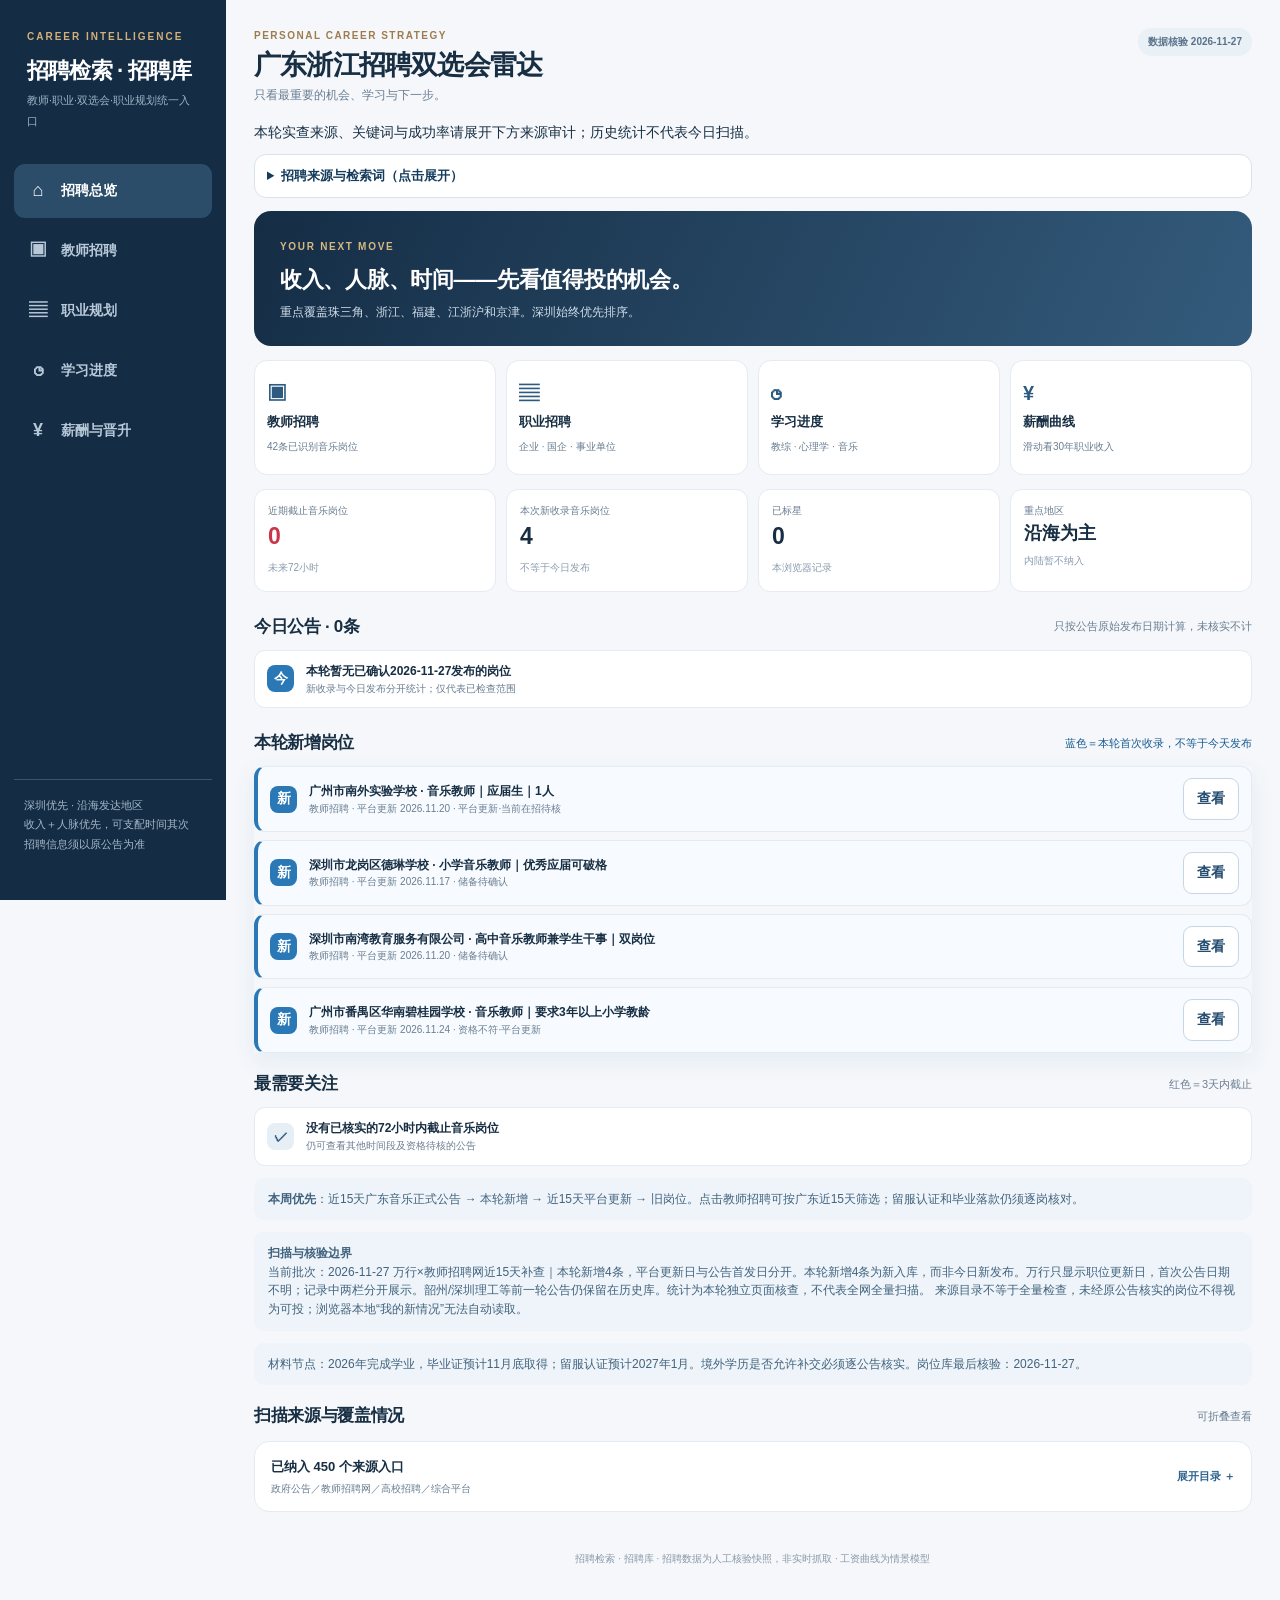
<file: career-90/index.html>
<!doctype html><html lang="zh-CN"><head><meta charset="utf-8"><meta name="viewport" content="width=device-width,initial-scale=1,viewport-fit=cover"><meta name="theme-color" content="#142c44"><meta name="description" content="招聘检索 · 招聘库：音乐教师、非教学职业、央国企、大厂、事业单位、双选会与职业规划统一入口。"><title>招聘检索 · 招聘库</title><link rel="stylesheet" href="./site-v2.css?v=20261127fastscan"></head><body>
<div class="shell"><aside class="sidebar"><div class="brand"><small>CAREER INTELLIGENCE</small><strong>招聘检索 · 招聘库</strong><em>教师·职业·双选会·职业规划统一入口</em></div><nav class="nav" aria-label="桌面主菜单"><button class="active" data-nav="home"><span>⌂</span>招聘总览</button><button data-nav="teacher"><span>▣</span>教师招聘</button><button data-nav="career"><span>▤</span>职业规划</button><button data-nav="study"><span>◷</span>学习进度</button><button data-nav="pay"><span>¥</span>薪酬与晋升</button></nav><div class="sidefoot">深圳优先 · 沿海发达地区<br>收入＋人脉优先，可支配时间其次<br>招聘信息须以原公告为准</div></aside><main class="main"><div class="top"><div><div class="kicker">PERSONAL CAREER STRATEGY</div><h1 id="title">招聘检索 · 招聘库</h1><p id="subtitle">只看最重要的机会、学习与下一步。</p></div><span id="stamp" class="stamp">数据核验中</span></div><p class="scan-audit-note">本轮实查来源、关键词与成功率请展开下方来源审计；历史统计不代表今日扫描。</p><div style="margin:-4px 0 13px"><details style="border:1px solid #d8e4ec;border-radius:12px;background:#fff;padding:11px 12px"><summary style="cursor:pointer;font-size:13px;font-weight:800;color:#153c5c">招聘来源与检索词（点击展开）</summary><p style="font-size:11px;color:#64788b">全国教师招聘网、招教网、高才网、各地人社局、人才网及高校官网，按实际执行轮次滚动核验。来源未必全部实查。</p><iframe title="招聘来源库" src="./sources.html" loading="lazy" style="width:100%;height:68vh;min-height:420px;border:0;border-radius:9px"></iframe></details></div><div id="view" aria-live="polite"><div class="panel">正在加载职业决策中心。若一直停留在此处，请刷新页面。</div></div><footer class="end">招聘检索 · 招聘库 · 招聘数据为人工核验快照，非实时抓取 · 工资曲线为情景模型</footer></main></div>
<nav class="bottom" aria-label="手机导航"><button class="active" data-nav="home"><b>⌂</b>总览</button><button data-nav="teacher"><b>▣</b>教师招聘</button><button data-nav="career"><b>▤</b>职业规划</button><button data-nav="study"><b>◷</b>学习</button><button data-nav="pay"><b>¥</b>薪酬</button></nav>
<script src="./jobs.js?v=20261127wanhang15"></script><script src="./sources.js?v=20261127wanhang15"></script><script src="./app-v2.js?v=20261127fastscan"></script></body></html>
</file>
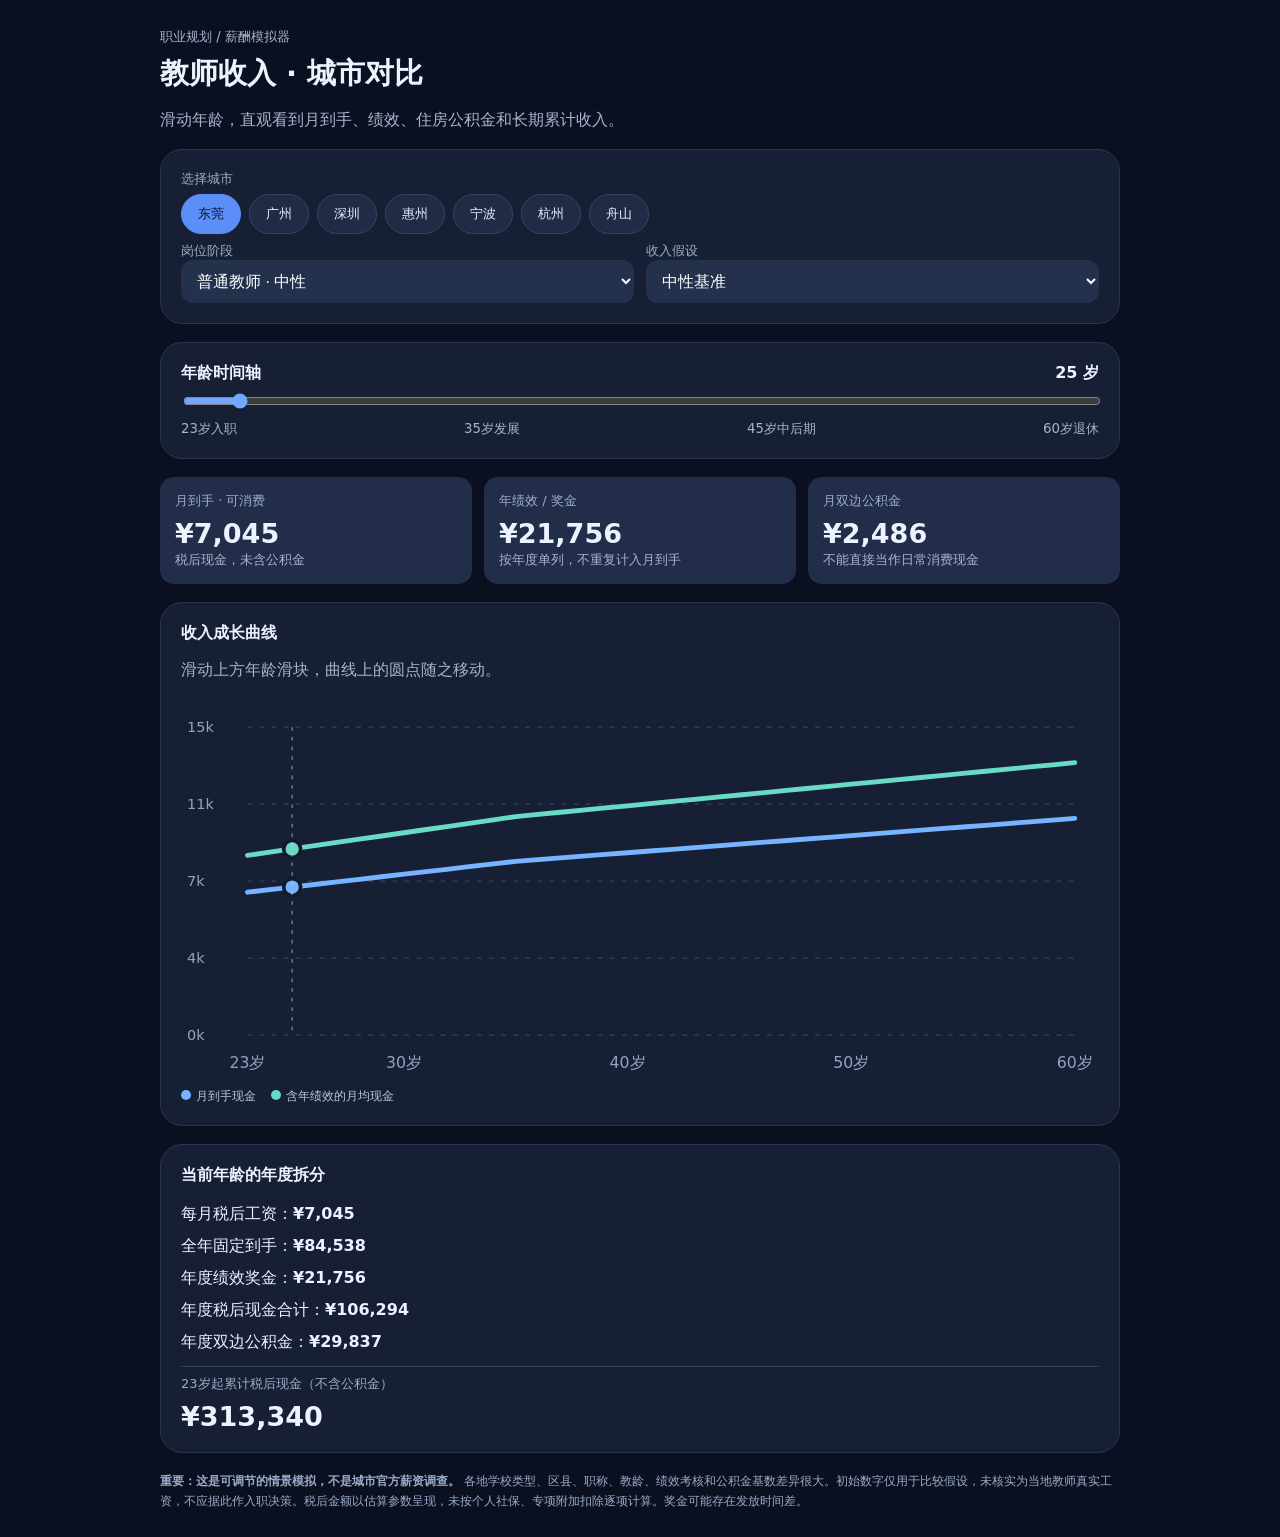
<file: teacher-salary/index.html>
<!doctype html><html lang="zh-CN"><meta charset="utf-8"><meta name="viewport" content="width=device-width,initial-scale=1"><title>教师收入·城市对比</title><style>body{margin:0;background:#0b1020;color:#edf2ff;font-family:system-ui,-apple-system,sans-serif}main{max-width:960px;margin:auto;padding:26px 18px}h1{font-size:29px;margin:8px 0}p,small{color:#a7b3cd}.panel{background:#161f34;border:1px solid #293550;border-radius:22px;padding:20px;margin:18px 0}select,input{accent-color:#71a7ff}select{background:#24314c;color:white;padding:12px;border:0;border-radius:12px;font-size:16px;width:100%}.row{display:flex;gap:12px;flex-wrap:wrap}.stat{flex:1;min-width:135px;background:#222e49;border-radius:14px;padding:15px}.num{font-size:27px;font-weight:800;margin-top:8px}.muted{color:#9eacc7;font-size:13px}input[type=range]{width:100%;height:30px}svg{width:100%;height:auto;overflow:visible}.tabs{display:flex;gap:8px;overflow:auto;padding:6px 0}.tabs button{white-space:nowrap;border:1px solid #364462;border-radius:30px;background:#202c45;color:#e9f0ff;padding:10px 16px}.tabs button.on{background:#5c8ef7;border-color:#5c8ef7;color:#071226}.legend{display:flex;flex-wrap:wrap;gap:15px;font-size:12px;color:#b9c6de}.dot{display:inline-block;width:10px;height:10px;border-radius:50%;margin-right:5px}footer{line-height:1.7;color:#9aabc8;font-size:12px}</style><main><small>职业规划 / 薪酬模拟器</small><h1>教师收入 · 城市对比</h1><p>滑动年龄，直观看到月到手、绩效、住房公积金和长期累计收入。</p><div class="panel"><div class="muted">选择城市</div><div class="tabs" id="cities"></div><div class="row"><div style="flex:1;min-width:180px"><label class="muted">岗位阶段</label><select id="level"><option value="0">普通教师 · 保守</option><option value="1" selected>普通教师 · 中性</option><option value="2">骨干教师 / 晋升较顺利</option></select></div><div style="flex:1;min-width:180px"><label class="muted">收入假设</label><select id="scale"><option value=".85">偏低 -15%</option><option value="1" selected>中性基准</option><option value="1.15">偏高 +15%</option></select></div></div></div><div class="panel"><div class="row" style="justify-content:space-between;align-items:center"><b>年龄时间轴</b><strong id="ageTxt">25 岁</strong></div><input id="age" type="range" min="23" max="60" value="25"><div class="row" style="justify-content:space-between"><small>23岁入职</small><small>35岁发展</small><small>45岁中后期</small><small>60岁退休</small></div></div><div class="row"><div class="stat"><div class="muted">月到手 · 可消费</div><div class="num" id="net">—</div><small>税后现金，未含公积金</small></div><div class="stat"><div class="muted">年绩效 / 奖金</div><div class="num" id="bonus">—</div><small>按年度单列，不重复计入月到手</small></div><div class="stat"><div class="muted">月双边公积金</div><div class="num" id="fund">—</div><small>不能直接当作日常消费现金</small></div></div><div class="panel"><b>收入成长曲线</b><p>滑动上方年龄滑块，曲线上的圆点随之移动。</p><svg id="chart" viewBox="0 0 760 320" role="img" aria-label="年龄收入增长曲线"></svg><div class="legend"><span><i class="dot" style="background:#76b4ff"></i>月到手现金</span><span><i class="dot" style="background:#69dbc4"></i>含年绩效的月均现金</span></div></div><div class="panel"><b>当前年龄的年度拆分</b><div id="detail" style="line-height:2;margin-top:12px"></div><hr style="border:0;border-top:1px solid #33405c"><div class="muted">23岁起累计税后现金（不含公积金）</div><div class="num" id="total"></div></div><footer><b>重要：这是可调节的情景模拟，不是城市官方薪资调查。</b> 各地学校类型、区县、职称、教龄、绩效考核和公积金基数差异很大。初始数字仅用于比较假设，未核实为当地教师真实工资，不应据此作入职决策。税后金额以估算参数呈现，未按个人社保、专项附加扣除逐项计算。奖金可能存在发放时间差。</footer></main><script>const data=[['东莞',6800,21000,2400],['广州',7400,24000,2700],['深圳',9100,33000,3400],['惠州',6100,17000,2100],['宁波',7800,28000,2900],['杭州',8200,30000,3100],['舟山',7000,23000,2600]];let idx=0;const $=x=>document.getElementById(x),fmt=n=>Math.round(n).toLocaleString('zh-CN'),factor=a=>1+Math.min(Math.max(a-23,0),12)*.018+Math.max(a-35,0)*.012;function calc(a){let d=data[idx],l=+$('level').value,s=+$('scale').value,m=factor(a)*s*(l===0?.9:l===2?1.12:1);return [d[1]*m,d[2]*m,d[3]*m]};function render(){let a=+$('age').value,[net,bonus,fund]=calc(a);$('ageTxt').textContent=a+' 岁';$('net').textContent='¥'+fmt(net);$('bonus').textContent='¥'+fmt(bonus);$('fund').textContent='¥'+fmt(fund);$('detail').innerHTML='每月税后工资：<b>¥'+fmt(net)+'</b><br>全年固定到手：<b>¥'+fmt(net*12)+'</b><br>年度绩效奖金：<b>¥'+fmt(bonus)+'</b><br>年度税后现金合计：<b>¥'+fmt(net*12+bonus)+'</b><br>年度双边公积金：<b>¥'+fmt(fund*12)+'</b>';let total=0;for(let i=23;i<=a;i++){let v=calc(i);total+=v[0]*12+v[1]}$('total').textContent='¥'+fmt(total);const W=760,H=320,L=55,R=20,T=25,B=40,ages=Array.from({length:38},(_,i)=>i+23),max=Math.max(...ages.map(t=>{let x=calc(t);return x[0]+x[1]/12}))*1.13,x=t=>L+(t-23)/37*(W-L-R),y=v=>H-B-v/max*(H-T-B);let svg='';for(let i=0;i<5;i++){let v=max*i/4;svg+='<line x1="'+L+'" y1="'+y(v)+'" x2="'+(W-R)+'" y2="'+y(v)+'" stroke="#34425b" stroke-dasharray="4 6"/><text x="5" y="'+(y(v)+4)+'" fill="#93a3bf" font-size="12">'+Math.round(v/1000)+'k</text>'}for(let t of [23,30,40,50,60])svg+='<text x="'+x(t)+'" y="307" fill="#93a3bf" font-size="13" text-anchor="middle">'+t+'岁</text>';for(let k=0;k<2;k++){let pts=ages.map(t=>{let v=calc(t);return x(t)+','+y(v[0]+(k?v[1]/12:0))}).join(' ');svg+='<polyline fill="none" stroke="'+(k?'#69dbc4':'#76b4ff')+'" stroke-width="4" stroke-linecap="round" stroke-linejoin="round" points="'+pts+'"/>';let v=calc(a);svg+='<circle cx="'+x(a)+'" cy="'+y(v[0]+(k?v[1]/12:0))+'" r="7" fill="'+(k?'#69dbc4':'#76b4ff')+'" stroke="#101a2d" stroke-width="3"/>'}svg+='<line x1="'+x(a)+'" x2="'+x(a)+'" y1="'+T+'" y2="'+(H-B)+'" stroke="#c4d5f4" stroke-dasharray="3 5" opacity=".6"/>';$('chart').innerHTML=svg;document.querySelectorAll('.tabs button').forEach((b,i)=>b.classList.toggle('on',i===idx))}data.forEach((d,i)=>{let b=document.createElement('button');b.textContent=d[0];b.onclick=()=>{idx=i;render()};$('cities').appendChild(b)});['age','level','scale'].forEach(k=>$(k).addEventListener('input',render));render();</script></html>
</file>
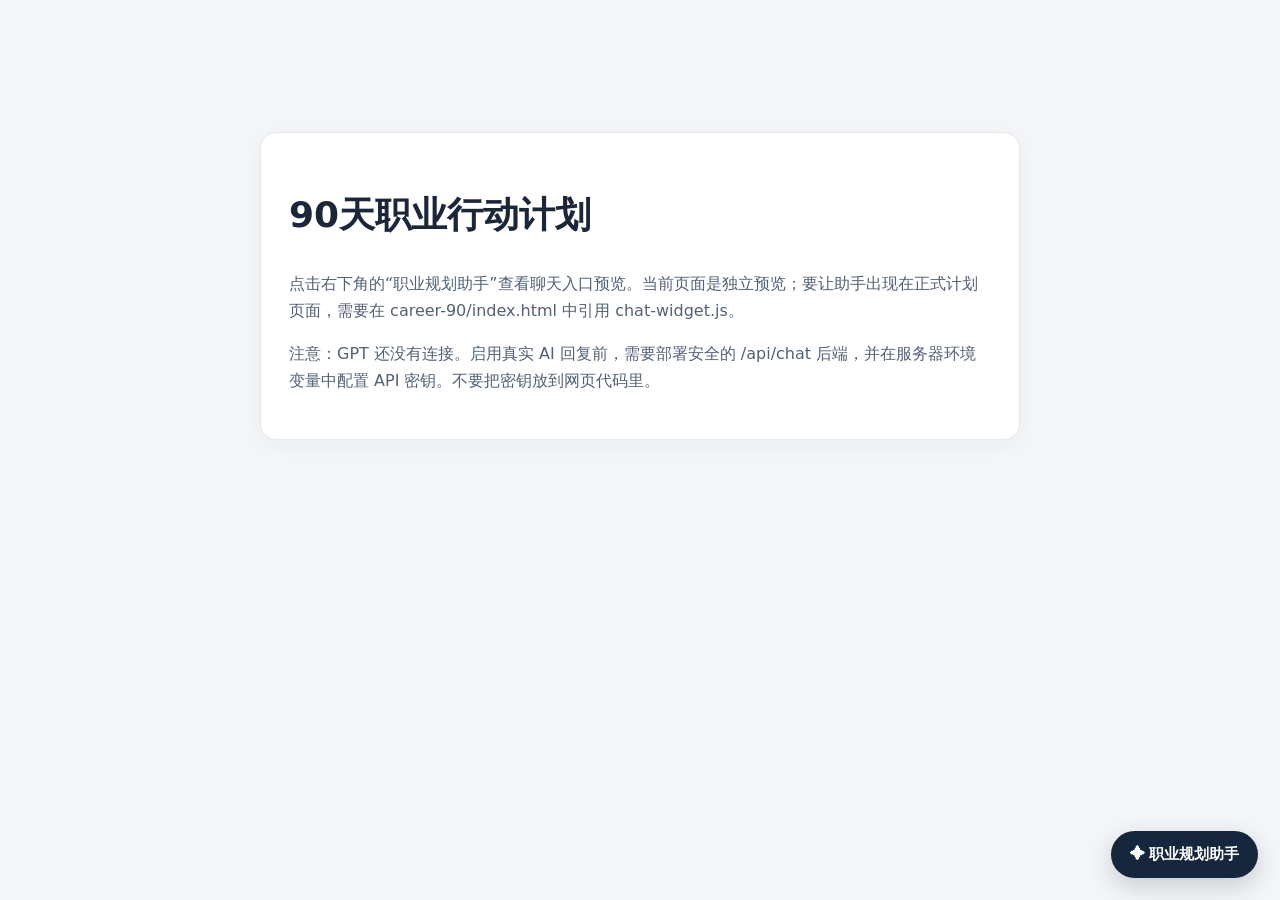
<file: career-90/chat-preview.html>
<!doctype html>
<html lang="zh-CN">
<head>
  <meta charset="UTF-8">
  <meta name="viewport" content="width=device-width, initial-scale=1">
  <title>职业规划助手预览</title>
  <style>
    body{font-family:system-ui,-apple-system,"Segoe UI",sans-serif;margin:0;background:#f5f6f8;color:#1b2739}
    main{max-width:760px;margin:12vh auto;padding:24px}
    .card{background:white;border:1px solid #e4e8ee;border-radius:16px;padding:28px;box-shadow:0 5px 25px #1422380d}
    h1{font-size:clamp(25px,5vw,36px)}p{line-height:1.7;color:#526174}
  </style>
</head>
<body>
  <main><section class="card">
    <h1>90天职业行动计划</h1>
    <p>点击右下角的“职业规划助手”查看聊天入口预览。当前页面是独立预览；要让助手出现在正式计划页面，需要在 career-90/index.html 中引用 chat-widget.js。</p>
    <p>注意：GPT 还没有连接。启用真实 AI 回复前，需要部署安全的 /api/chat 后端，并在服务器环境变量中配置 API 密钥。不要把密钥放到网页代码里。</p>
  </section></main>
  <script src="./chat-widget.js"></script>
</body>
</html>
</file>
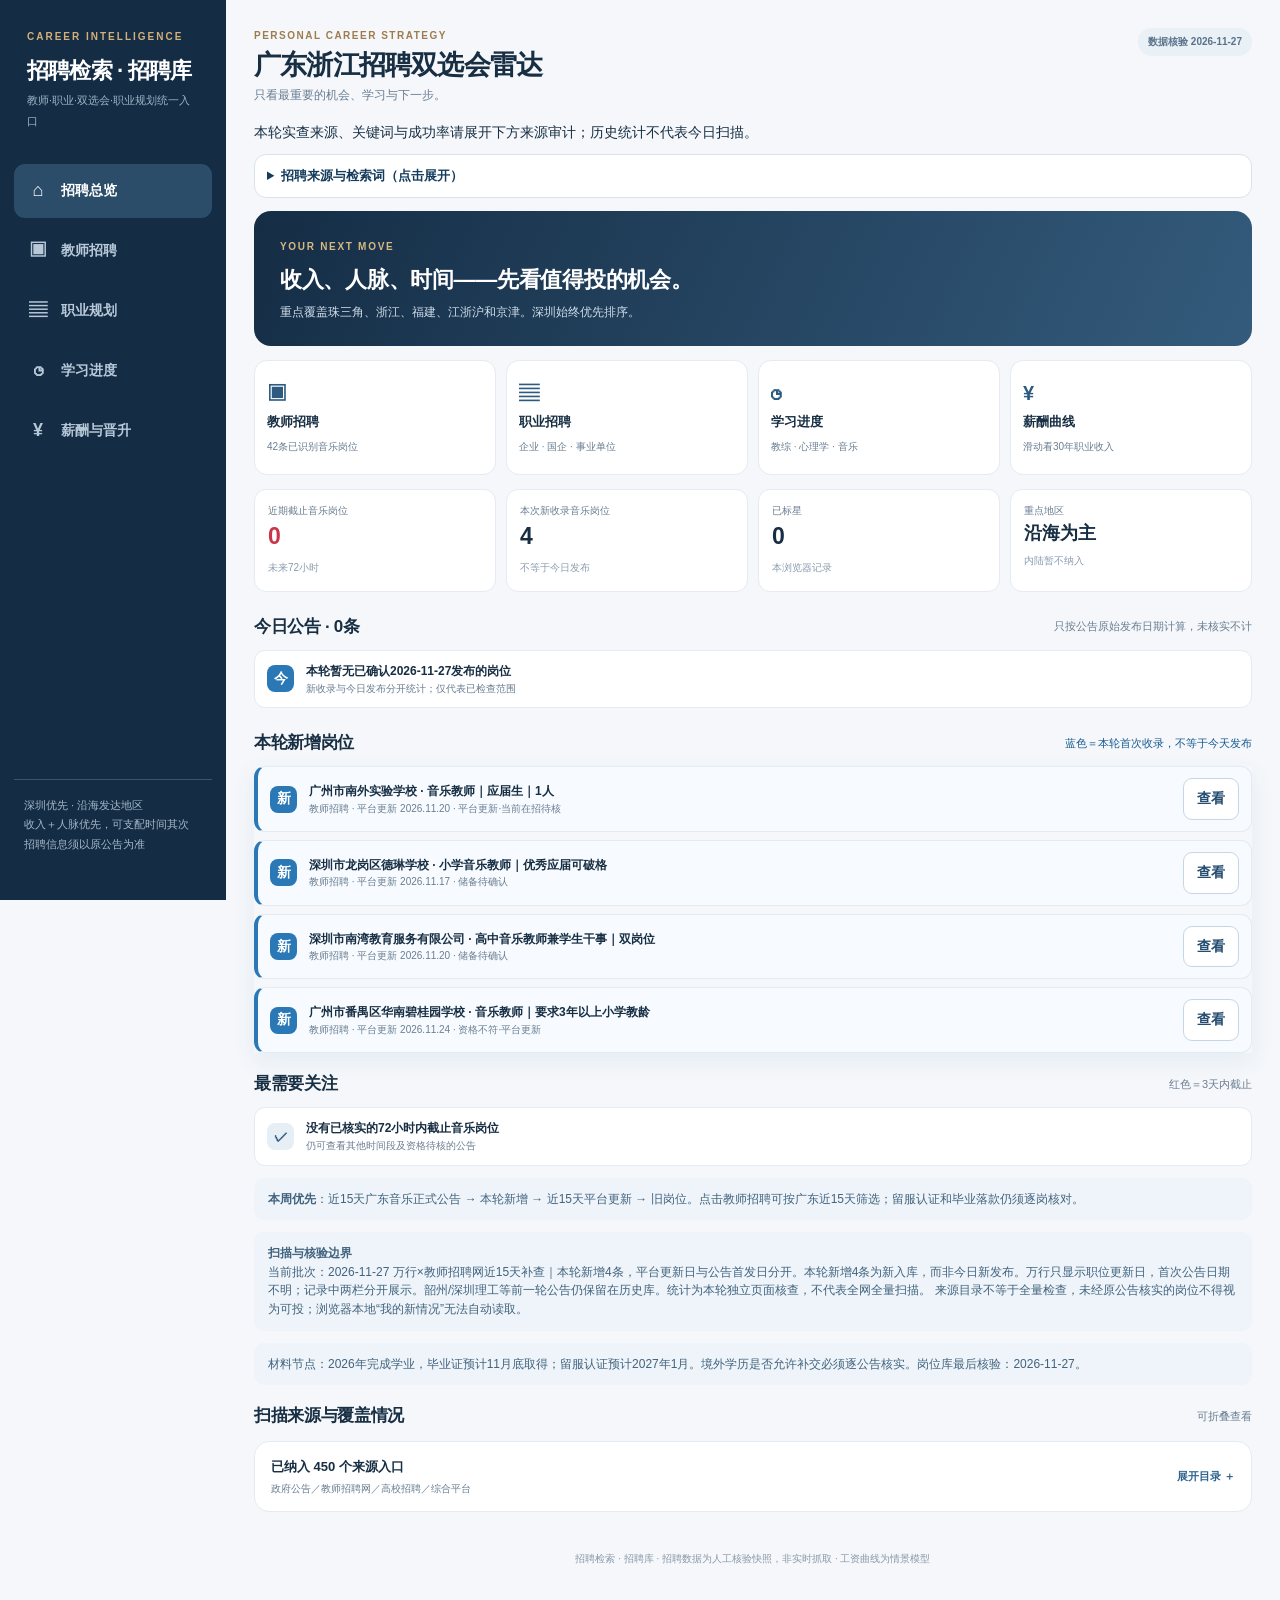
<file: career-90/radar.html>
<!doctype html><html lang="zh-CN"><head><meta charset="utf-8"><meta name="viewport" content="width=device-width,initial-scale=1"><meta http-equiv="refresh" content="0;url=./"><link rel="canonical" href="./"><title>招聘检索 · 招聘库</title></head><body><p>招聘库已合并，<a href="./">返回唯一入口</a>。</p><script>location.replace("./");</script></body></html>
</file>
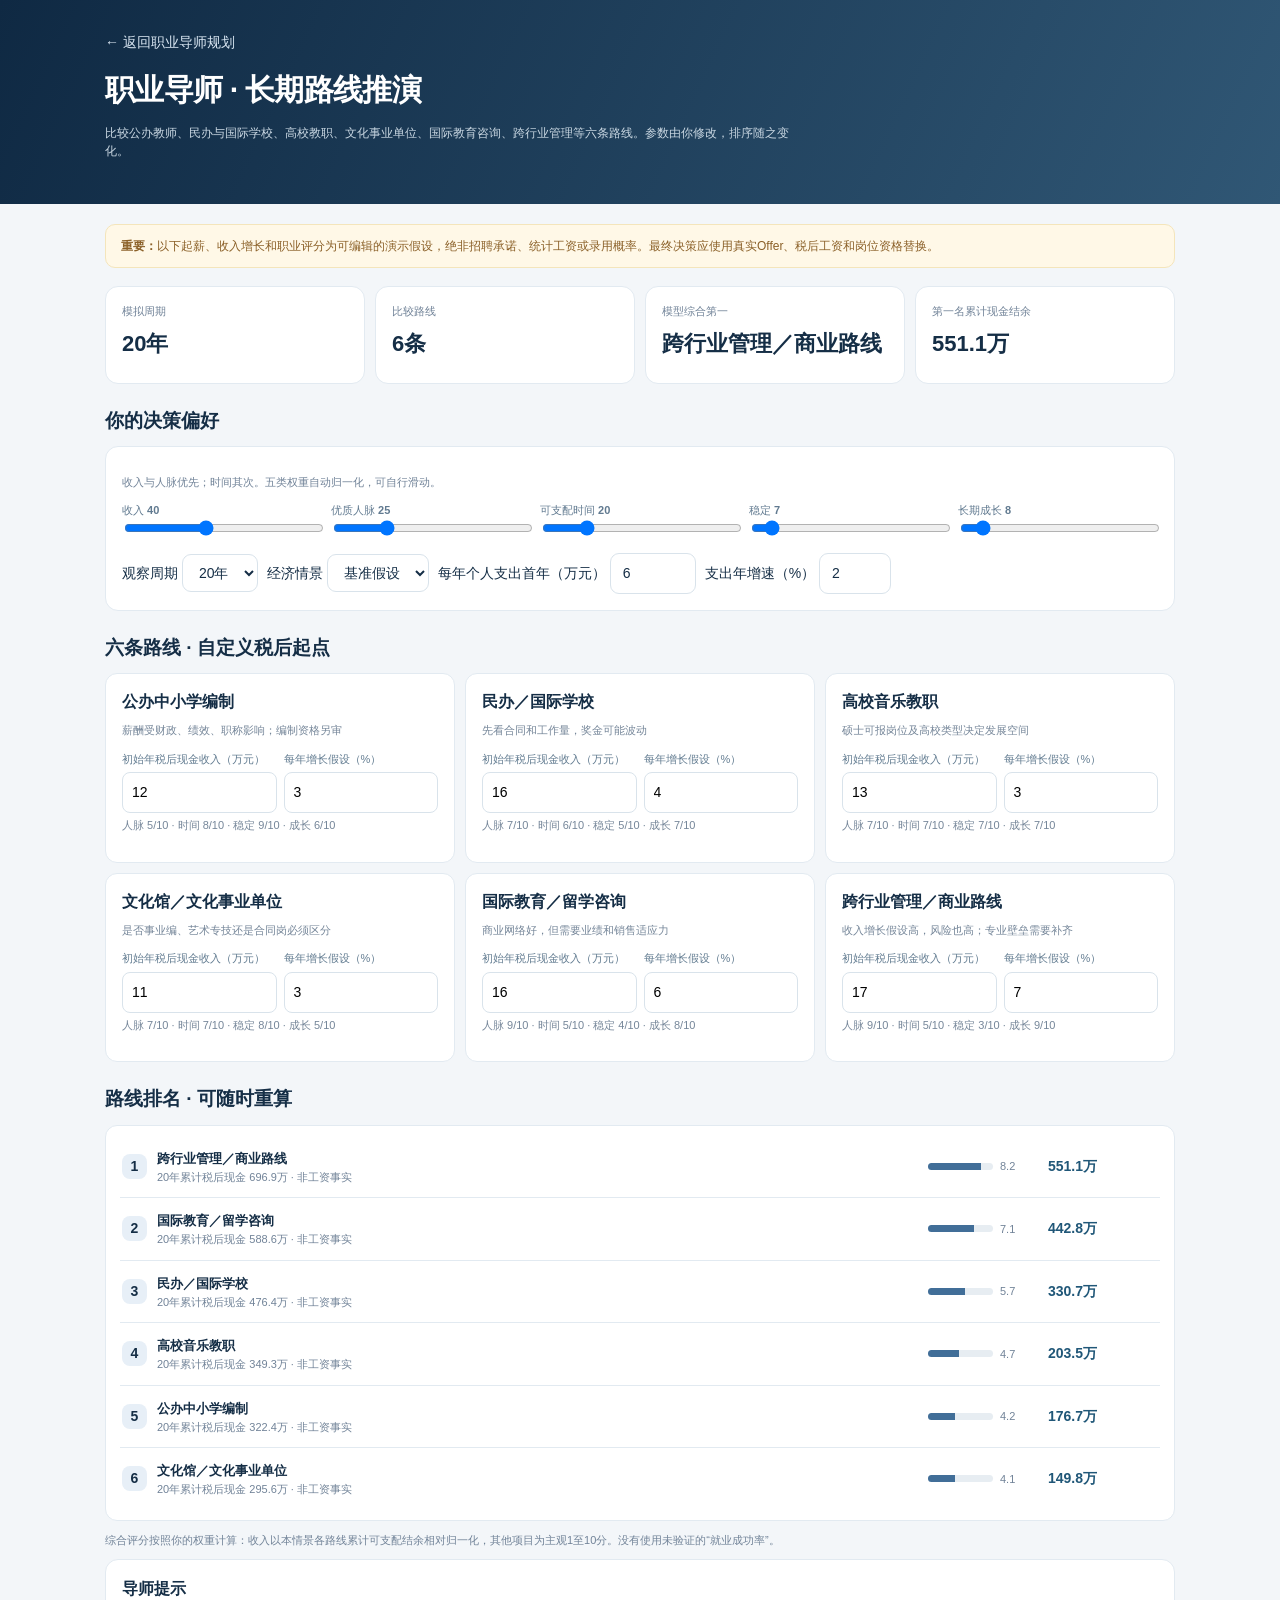
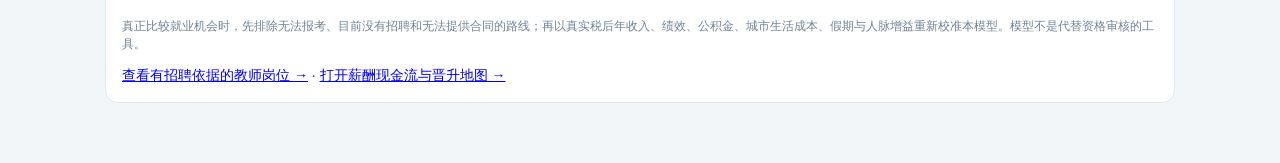
<file: career-90/simulator.html>
<!doctype html><html lang="zh-CN"><head><meta charset="utf-8"><meta name="viewport" content="width=device-width,initial-scale=1"><meta name="theme-color" content="#122a44"><title>职业导师规划 · 长期路线推演</title><style>:root{--ink:#152e46;--blue:#1e517d;--bg:#f3f6f9;--line:#e2eaf1;--muted:#718398}*{box-sizing:border-box}body{margin:0;background:var(--bg);color:var(--ink);font:14px/1.5 -apple-system,BlinkMacSystemFont,"PingFang SC",sans-serif}button,input,select{font:inherit}button{cursor:pointer}header{background:linear-gradient(115deg,#0f2943,#305775);padding:32px max(20px,calc((100vw - 1070px)/2));color:#fff}header a{color:#d9e6f2;text-decoration:none}header h1{font-size:30px;letter-spacing:-.7px;margin:14px 0 5px}header p{color:#c9d7e2;font-size:12px;max-width:700px}main{max-width:1110px;padding:0 20px 40px;margin:20px auto}.notice{background:#fff8e7;color:#8b6028;border:1px solid #f4e5bb;padding:12px 15px;border-radius:10px;font-size:12px;margin:0 0 18px}.top{display:grid;grid-template-columns:repeat(4,minmax(0,1fr));gap:10px}.kpi,.panel{background:#fff;border:1px solid var(--line);border-radius:13px;padding:16px}.kpi label{display:block;font-size:11px;color:var(--muted)}.kpi strong{display:block;font-size:22px;margin:7px 0}h2{font-size:19px;margin:23px 0 11px}.grid{display:grid;grid-template-columns:repeat(3,minmax(0,1fr));gap:10px}.route{border:1px solid var(--line);padding:16px;border-radius:12px;background:#fff}.route h3{margin:0 0 8px;font-size:16px}.route p{font-size:11px;color:#758699;margin:4px 0 12px}.route label{font-size:11px;color:#617b90;display:block;margin-bottom:5px}.route input{width:100%;border:1px solid #d9e3eb;border-radius:8px;padding:9px}.labels{display:grid;grid-template-columns:1fr 1fr;gap:7px}.factors{display:grid;grid-template-columns:repeat(5,minmax(0,1fr));gap:9px}.factor{font-size:11px;color:#617a90}.factor input{width:100%}.tools{display:flex;gap:9px;flex-wrap:wrap;align-items:center;margin-top:12px}.tools select,.tools input{border:1px solid #d9e3eb;border-radius:9px;background:#fff;padding:9px 12px;color:var(--ink)}.ranking{border:1px solid var(--line);background:#fff;border-radius:12px;padding:10px 14px}.rankrow{display:grid;grid-template-columns:25px 1fr 110px 110px;gap:10px;align-items:center;border-bottom:1px solid var(--line);padding:12px 2px}.rankrow:last-child{border:0}.rankrow b{font-size:13px}.rankrow small{display:block;color:var(--muted);font-size:11px}.rankno{width:25px;height:25px;border-radius:8px;background:#e7eff7;display:grid;place-items:center;font-weight:800}.score{display:flex;align-items:center;gap:7px}.track{width:65px;height:7px;border-radius:8px;background:#e7edf2;overflow:hidden}.fill{height:100%;background:#416e98}.fig{font-weight:800;color:#205778}.note{font-size:11px;color:var(--muted)}.button{border:0;background:#1c4b71;border-radius:9px;padding:10px 13px;color:#fff;font-weight:700}@media(max-width:800px){.grid{grid-template-columns:repeat(2,1fr)}.top{grid-template-columns:repeat(2,1fr)}.factors{grid-template-columns:repeat(3,minmax(0,1fr))}}@media(max-width:530px){header{padding:20px 13px}header h1{font-size:23px}main{padding:0 10px}.grid{grid-template-columns:1fr}.route{padding:13px}.factors{grid-template-columns:repeat(2,minmax(0,1fr))}.rankrow{grid-template-columns:22px 1fr 70px;gap:7px}.rankrow .fig{grid-column:3;grid-row:1}.rankrow .score{grid-column:2;grid-row:2}.rankrow .rankno{grid-row:1}.kpi strong{font-size:18px}}</style></head><body><header><a href="./index.html#home">← 返回职业导师规划</a><h1>职业导师 · 长期路线推演</h1><p>比较公办教师、民办与国际学校、高校教职、文化事业单位、国际教育咨询、跨行业管理等六条路线。参数由你修改，排序随之变化。</p></header><main><div class="notice"><b>重要：</b>以下起薪、收入增长和职业评分为可编辑的演示假设，绝非招聘承诺、统计工资或录用概率。最终决策应使用真实Offer、税后工资和岗位资格替换。</div><div class="top"><div class="kpi"><label>模拟周期</label><strong id="kYears">20年</strong></div><div class="kpi"><label>比较路线</label><strong>6条</strong></div><div class="kpi"><label>模型综合第一</label><strong id="kWinner">—</strong></div><div class="kpi"><label>第一名累计现金结余</label><strong id="kSaving">—</strong></div></div><h2>你的决策偏好</h2><div class="panel"><p class="note">收入与人脉优先；时间其次。五类权重自动归一化，可自行滑动。</p><div class="factors" id="factors"></div><div class="tools"><label>观察周期 <select id="years"><option value="5">5年</option><option value="10">10年</option><option value="20" selected>20年</option><option value="30">30年</option></select></label><label>经济情景 <select id="scenario"><option value="base">基准假设</option><option value="down">压力情景</option><option value="up">乐观情景</option></select></label><label>每年个人支出首年（万元） <input type="number" id="spend" min="0" value="6" step="0.5" style="width:86px"></label><label>支出年增速（%） <input type="number" id="inflation" min="0" value="2" style="width:72px"></label></div></div><h2>六条路线 · 自定义税后起点</h2><div class="grid" id="routeForms"></div><h2>路线排名 · 可随时重算</h2><div class="ranking" id="ranking"></div><p class="note">综合评分按照你的权重计算：收入以本情景各路线累计可支配结余相对归一化，其他项目为主观1至10分。没有使用未验证的“就业成功率”。</p><div class="panel"><h3 style="margin-top:0">导师提示</h3><p class="note" style="font-size:12px">真正比较就业机会时，先排除无法报考、目前没有招聘和无法提供合同的路线；再以真实税后年收入、绩效、公积金、城市生活成本、假期与人脉增益重新校准本模型。模型不是代替资格审核的工具。</p><a href="./index.html#teacher">查看有招聘依据的教师岗位 →</a> · <a href="./teacher-pay.html">打开薪酬现金流与晋升地图 →</a></div></main><script>(function(){var routes=[{id:'gov',name:'公办中小学编制',net:12,growth:3,network:5,time:8,stable:9,develop:6,desc:'薪酬受财政、绩效、职称影响；编制资格另审'},{id:'private',name:'民办／国际学校',net:16,growth:4,network:7,time:6,stable:5,develop:7,desc:'先看合同和工作量，奖金可能波动'},{id:'college',name:'高校音乐教职',net:13,growth:3,network:7,time:7,stable:7,develop:7,desc:'硕士可报岗位及高校类型决定发展空间'},{id:'culture',name:'文化馆／文化事业单位',net:11,growth:3,network:7,time:7,stable:8,develop:5,desc:'是否事业编、艺术专技还是合同岗必须区分'},{id:'edu',name:'国际教育／留学咨询',net:16,growth:6,network:9,time:5,stable:4,develop:8,desc:'商业网络好，但需要业绩和销售适应力'},{id:'business',name:'跨行业管理／商业路线',net:17,growth:7,network:9,time:5,stable:3,develop:9,desc:'收入增长假设高，风险也高；专业壁垒需要补齐'}],weights={income:40,network:25,time:20,stable:7,develop:8},names={income:'收入',network:'优质人脉',time:'可支配时间',stable:'稳定',develop:'长期成长'};function v(id){return Number(document.getElementById(id).value)||0}function form(){document.getElementById('factors').innerHTML=Object.keys(weights).map(function(k){return '<div class="factor"><label>'+names[k]+' <b id="v'+k+'">'+weights[k]+'</b></label><input type="range" min="0" max="100" value="'+weights[k]+'" data-weight="'+k+'"></div>'}).join('');document.getElementById('routeForms').innerHTML=routes.map(function(r){return '<div class="route"><h3>'+r.name+'</h3><p>'+r.desc+'</p><div class="labels"><div><label>初始年税后现金收入（万元）</label><input type="number" min="0" step=".5" id="net-'+r.id+'" value="'+r.net+'"></div><div><label>每年增长假设（%）</label><input type="number" min="-10" max="30" step=".5" id="growth-'+r.id+'" value="'+r.growth+'"></div></div><p>人脉 '+r.network+'/10 · 时间 '+r.time+'/10 · 稳定 '+r.stable+'/10 · 成长 '+r.develop+'/10</p></div>'}).join('');document.querySelectorAll('[data-weight]').forEach(function(x){x.oninput=function(){weights[x.dataset.weight]=Number(x.value);document.getElementById('v'+x.dataset.weight).textContent=x.value;calc()}});document.querySelectorAll('input,select').forEach(function(x){x.addEventListener('input',calc);x.addEventListener('change',calc)})}function calc(){var years=v('years'),scenario=document.getElementById('scenario').value,rows=routes.map(function(r){var net=v('net-'+r.id),g=v('growth-'+r.id),spend=v('spend'),inf=v('inflation'),savings=0,total=0;for(var y=0;y<years;y++){var n=net*Math.pow(1+(g+(scenario==='down'?-2:scenario==='up'?2:0))/100,y)*(scenario==='down'?0.88:scenario==='up'?1.12:1);var c=spend*Math.pow(1+inf/100,y);total+=n;savings+=n-c}return Object.assign({},r,{savings:savings,total:total})});var sMin=Math.min.apply(null,rows.map(function(x){return x.savings})),sMax=Math.max.apply(null,rows.map(function(x){return x.savings})),wSum=Object.keys(weights).reduce(function(t,k){return t+weights[k]},0)||1;rows.forEach(function(r){var incomeScore=sMax===sMin?5:10*(r.savings-sMin)/(sMax-sMin);r.score=(weights.income*incomeScore+weights.network*r.network+weights.time*r.time+weights.stable*r.stable+weights.develop*r.develop)/wSum});rows.sort(function(a,b){return b.score-a.score});document.getElementById('kYears').textContent=years+'年';document.getElementById('kWinner').textContent=rows[0].name;document.getElementById('kSaving').textContent=rows[0].savings.toFixed(1)+'万';document.getElementById('ranking').innerHTML=rows.map(function(r,i){return '<div class="rankrow"><div class="rankno">'+(i+1)+'</div><div><b>'+r.name+'</b><small>'+years+'年累计税后现金 '+r.total.toFixed(1)+'万 · 非工资事实</small></div><div class="score"><div class="track"><div class="fill" style="width:'+(r.score*10)+'%"></div></div><small>'+r.score.toFixed(1)+'</small></div><div class="fig">'+r.savings.toFixed(1)+'万</div></div>'}).join('')}form();calc()})();</script></body></html>
</file>
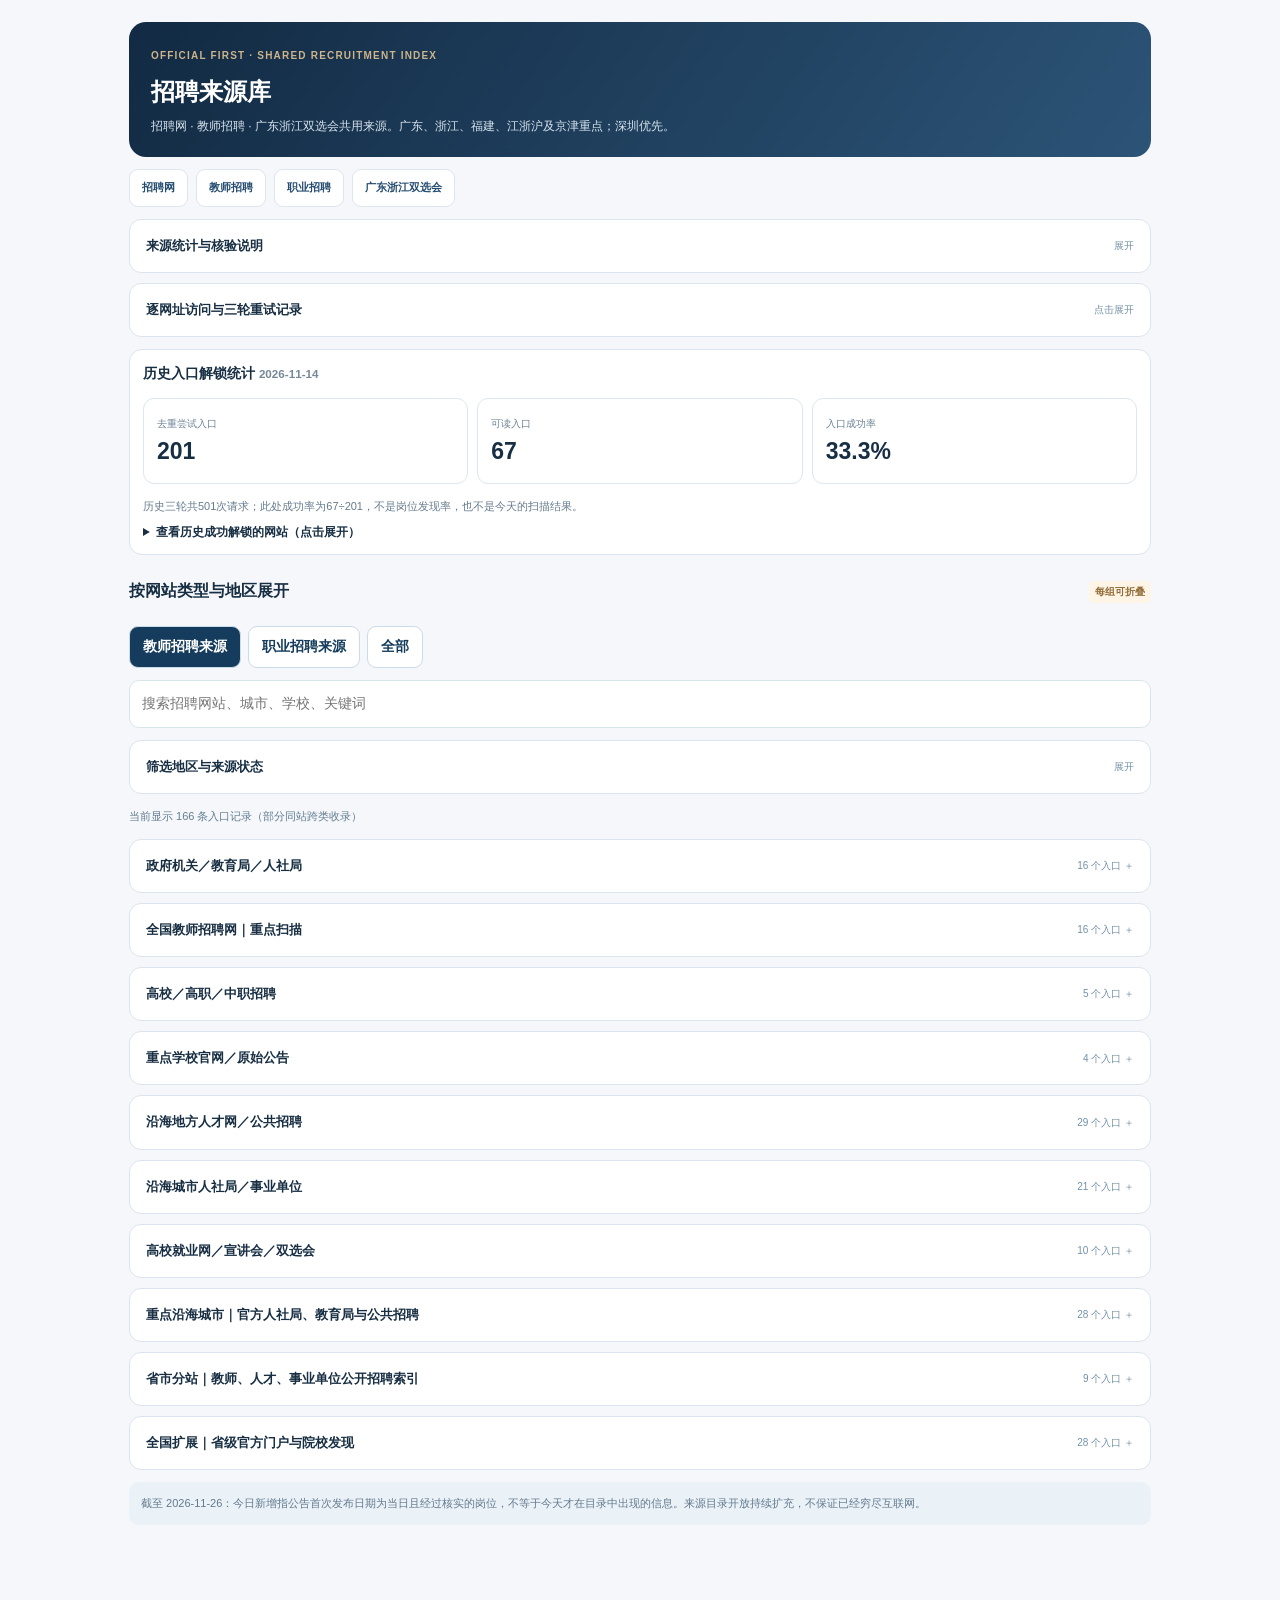
<file: career-90/sources.html>
<!doctype html><html lang="zh-CN"><head><meta charset="utf-8"><meta name="viewport" content="width=device-width,initial-scale=1,viewport-fit=cover"><meta name="theme-color" content="#142c44"><title>招聘网｜招聘来源库</title><link rel="stylesheet" href="./site-v2.css"><style>
body{background:#f5f7fa}.wrap{max-width:1050px;margin:auto;padding:22px 14px 90px}.mast{background:linear-gradient(125deg,#122a43,#2c5477);color:#fff;padding:22px;border-radius:17px}.mast small{color:#cdb48a;font-weight:800;letter-spacing:1.2px;font-size:10px}.mast h1{font-size:24px;margin:7px 0}.mast p{font-size:12px;color:#d8e4ed;margin:0}.links{display:flex;flex-wrap:wrap;gap:8px;margin:12px 0}.links a{font-size:11px;font-weight:800;padding:9px 12px;background:#fff;color:#244c70;border:1px solid #dce6ed;border-radius:9px}.summary{display:grid;grid-template-columns:repeat(3,1fr);gap:9px;margin:14px 0}.summary div{padding:13px;background:#fff;border:1px solid #dde7ef;border-radius:11px}.summary strong{font-size:23px;display:block}.summary span{color:#698094;font-size:10px}.tools{display:grid;grid-template-columns:1.5fr 1fr 1fr;gap:9px;margin:12px 0}.tools input,.tools select{padding:10px 11px;border:1px solid #d8e4ec;border-radius:9px;background:white;width:100%;min-width:0}.tools label{font-size:10px;font-weight:750;color:#667e92}.tools label>*{display:block;margin-top:4px}.grp{border:1px solid #dbe5ef;border-radius:12px;margin:10px 0;background:#fff;overflow:hidden}.grp>summary{padding:16px;cursor:pointer;display:flex;justify-content:space-between;align-items:center;gap:12px;list-style:none}.grp>summary::-webkit-details-marker{display:none}.grp>summary strong{font-size:13px}.grp>summary span{font-size:10px;color:#7290a6;flex-shrink:0}.gdesc{margin:0 15px 12px;color:#7891a2;font-size:11px}.entries{padding:0 13px 13px;display:grid;grid-template-columns:repeat(2,minmax(0,1fr));gap:8px}.entry{padding:10px;background:#fafcfe;border:1px solid #e5ebf1;border-radius:9px}.entry a{font-size:12px;font-weight:800;color:#235b86;overflow-wrap:anywhere}.entry small{font-size:10px;display:block;color:#71879b;margin-top:3px}.entry .state{font-size:10px;font-weight:750;color:#6b7e90;margin-top:5px}.entry .checked{color:#1c775b}.entry .pending{color:#99703d}.entry .fail{color:#bc4553}.note{font-size:11px;line-height:1.7;color:#62798d;background:#eaf2f8;border-radius:10px;padding:12px;margin:12px 0}.count{font-size:11px;color:#627d92;margin:14px 0}.tag{background:#fff5e7;color:#936c37;font-size:10px;font-weight:800;border-radius:5px;padding:3px 6px}.none{padding:25px;background:white;text-align:center;color:#798da0;border-radius:10px}.headrow{display:flex;justify-content:space-between;align-items:center}.headrow h2{font-size:16px;margin:12px 0}@media(max-width:690px){.wrap{padding:12px 10px 85px}.mast{padding:18px}.mast h1{font-size:21px}.tools{grid-template-columns:repeat(2,minmax(0,1fr))}.tools label:first-child{grid-column:span 2}.entries{grid-template-columns:1fr}.summary strong{font-size:19px}.grp>summary{padding:13px}.grp>summary strong{font-size:12px}}
</style></head><body><main class="wrap"><section class="mast"><small>OFFICIAL FIRST · SHARED RECRUITMENT INDEX</small><h1>招聘来源库</h1><p>招聘网 · 教师招聘 · 广东浙江双选会共用来源。广东、浙江、福建、江浙沪及京津重点；深圳优先。</p></section><nav class="links"><a href="./index.html">招聘网</a><a href="./index.html#teacher">教师招聘</a><a href="./index.html#career">职业招聘</a><a href="./radar.html">广东浙江双选会</a></nav><details class="grp"><summary><strong>来源统计与核验说明</strong><span>展开</span></summary><div style="padding:0 12px 12px"><div class="summary"><div><span>目录入口记录</span><strong id="n">—</strong></div><div><span>可展开来源分类</span><strong id="groupsNum">—</strong></div><div><span>最近核验日期</span><strong id="last" style="font-size:14px">—</strong></div></div><div class="note"><b>来源状态说明：</b>「已核」表示实际打开过相应入口或公告，不代表扫描完该站全部岗位；「待深入」表示仅建立监测目录；「超时」表示此次连接未完成，不等同平台禁止访问。发现聚合网站职位后还要回核官方岗位表。本站是定期核验的招聘目录，并非实时全网爬虫。</div><div id="rotationReport" class="note"></div><div id="economicReview" class="note"></div></div></details><details class="grp"><summary><strong>逐网址访问与三轮重试记录</strong><span>点击展开</span></summary><div id="rotationRows" class="entries"></div></details><section style="background:#fff;border:1px solid #dbe5ef;border-radius:13px;padding:13px;margin:12px 0"><strong style="font-size:14px">历史入口解锁统计 <small style="color:#789">2026-11-14</small></strong><div class="summary"><div><span>去重尝试入口</span><strong>201</strong></div><div><span>可读入口</span><strong>67</strong></div><div><span>入口成功率</span><strong>33.3%</strong></div></div><p style="font-size:11px;color:#657b8e;margin:4px 0">历史三轮共501次请求；此处成功率为67÷201，不是岗位发现率，也不是今天的扫描结果。</p><details style="margin-top:8px"><summary style="cursor:pointer;font-size:12px;font-weight:700">查看历史成功解锁的网站（点击展开）</summary><div id="successSites" class="entries" style="margin-top:9px"></div></details></section><div class="headrow"><h2>按网站类型与地区展开</h2><span class="tag">每组可折叠</span></div><div style="display:flex;gap:7px;margin:10px 0"><button type="button" id="teacherMode" style="padding:9px 13px;border:1px solid #c9dce9;border-radius:9px;background:#153c5c;color:white;font-weight:800">教师招聘来源</button><button type="button" id="careerMode" style="padding:9px 13px;border:1px solid #c9dce9;border-radius:9px;background:white;color:#153c5c;font-weight:800">职业招聘来源</button><button type="button" id="allMode" style="padding:9px 13px;border:1px solid #c9dce9;border-radius:9px;background:white;color:#153c5c;font-weight:800">全部</button></div><div style="margin:12px 0"><input id="q" type="search" placeholder="搜索招聘网站、城市、学校、关键词" style="width:100%;padding:12px;border:1px solid #d8e4ec;border-radius:10px"></div><details class="grp"><summary><strong>筛选地区与来源状态</strong><span>展开</span></summary><div class="tools" style="padding:0 12px 12px"><label>地区<select id="area"><option value="全部">全部地区</option><option>广东</option><option>浙江</option><option>福建</option><option>上海</option><option>江苏</option><option>北京</option><option>天津</option><option>全国</option></select></label><label>来源状态<select id="status"><option value="全部">全部状态</option><option value="已查">已查过入口／公告</option><option value="待查">待逐站深入</option><option value="失败">访问受限</option></select></label></div></details><div id="count" class="count">正在读取招聘网站目录</div><div id="groups"></div><div class="note">截至 <span id="auditdate">—</span>：今日新增指公告首次发布日期为当日且经过核实的岗位，不等于今天才在目录中出现的信息。来源目录开放持续扩充，不保证已经穷尽互联网。</div></main><script src="./sources.js?v=20261117rotation"></script><script src="./scan-report.js"></script><script>
(function(){
const d=window.CAREER_SOURCES||{groups:[],updated:"未记录"};
const esc=s=>String(s??"").replace(/[&<>"']/g,c=>({"&":"&amp;","<":"&lt;",">":"&gt;",'"':"&quot;","'":"&#39;"}[c]));
const el=id=>document.getElementById(id);
const audit=window.CAREER_ACCESS_REPORT;const econ=d.economicAudit;if(econ){el("economicReview").innerHTML="<b>职业导师经济复核 · "+esc(econ.checkedAt)+"</b><div>"+econ.releases.map(x=>esc(x.indicator)+"："+esc(x.value)+"（发布 "+esc(x.published)+"）").join("；")+"</div><div>"+esc(econ.modelReview)+"</div>";}let mode="teacher";const modeKeys={teacher:["gov","teacher","higher","direct","local-talent","city-hrss","campus-career","priority-coastal-official","region-channels","national-rotation-20261113"],career:["gov","higher","university-admin","work","local-talent","city-hrss","enterprise-official","campus-career","priority-coastal-official","region-channels","national-rotation-20261113"]};
if(audit){el("successSites").innerHTML=audit.sources.filter(x=>x.state==="accessible").map(x=>'<div class="entry"><a href="'+esc(x.url)+'" target="_blank" rel="noopener noreferrer">'+esc(x.name)+'</a><small>历史访问成功 · '+esc(audit.date)+'</small></div>').join("");const states={accessible:"入口可读（未代表岗位已核）",dynamic_shell:"动态空壳·正文待核",protected:"安全限制·停止自动重试",http_error:"HTTP失败",network_error:"网络失败"};const records=new Map(audit.sources.map(x=>[x.url,x]));for(const g of d.groups||[])for(const row of g.items||[]){const r=records.get(row[1]);if(r)row[3]=audit.date+" "+states[r.state]+" · 实际"+r.attempts.length+"轮";}el("rotationReport").textContent="最近入口扫描 "+audit.date+"：目录 "+audit.catalogRecords+" 条，去重 "+audit.uniqueUrls+" 网址；实际请求 "+audit.attempts+" 次；可读 "+(audit.counts.accessible||0)+"，空壳 "+(audit.counts.dynamic_shell||0)+"，安全受限 "+(audit.counts.protected||0)+"，其他失败 "+((audit.counts.network_error||0)+(audit.counts.http_error||0))+"。公告正文核验 "+audit.announcementBodiesVerified+"，附件 "+audit.attachmentsRead+"（仅本次入口扫描）。"+audit.limits;el("rotationRows").innerHTML=audit.sources.map(r=>'<div class="entry"><a href="'+esc(r.url)+'" target="_blank" rel="noopener noreferrer">'+esc(r.name)+'</a><div class="state">'+esc(states[r.state])+'</div><small>'+r.attempts.map(a=>"第"+a.round+"轮 · "+(a.http||"无HTTP状态")+" · "+esc(a.title||a.error||a.state)).join("<br>")+'</small></div>').join("");}
const items=(d.groups||[]).flatMap(g=>g.items||[]);
el("n").textContent=items.length;el("groupsNum").textContent=(d.groups||[]).length;el("last").textContent=d.updated||"未记录";el("auditdate").textContent=d.currentAudit?.date||d.updated||"未记录";
const status=s=>/超时|报错|受限|失败/.test(s)?"失败":/待|未核|目录/.test(s)?"待查":"已查";
function draw(){
const term=el("q").value.trim().toLowerCase(),area=el("area").value,st=el("status").value;
let total=0,html="";
for(const g of d.groups||[]){
if(mode!=="all"&&!modeKeys[mode].includes(g.key))continue;
const arr=(g.items||[]).filter(x=>(area==="全部"||[x[0],x[2],x[4]].join(" ").includes(area))&&(st==="全部"||status(x[3])===st)&&(!term||x.join(" ").toLowerCase().includes(term)));
if(!arr.length)continue;total+=arr.length;
html+='<details class="grp" '+(term||area!=="全部"||st!=="全部"?'open':'')+'><summary><strong>'+esc(g.name)+'</strong><span>'+arr.length+' 个入口 ＋</span></summary><p class="gdesc">'+esc(g.description||"")+'</p><div class="entries">'+arr.map(x=>'<div class="entry"><a href="'+esc(x[1])+'" target="_blank" rel="noopener noreferrer">'+esc(x[0])+' ↗</a><small>'+esc(x[2])+' · '+esc(x[4])+'</small><div class="state '+(status(x[3])==="失败"?"fail":status(x[3])==="待查"?"pending":"checked")+'">'+esc(x[3])+'</div></div>').join("")+'</div></details>';
}
el("count").textContent="当前显示 "+total+" 条入口记录（部分同站跨类收录）";
el("groups").innerHTML=html||'<div class="none">没有匹配的网站。请尝试放宽筛选。</div>';
}
["teacherMode","careerMode","allMode"].forEach(id=>el(id).addEventListener("click",()=>{mode=id==="teacherMode"?"teacher":id==="careerMode"?"career":"all";for(const k of ["teacherMode","careerMode","allMode"]){el(k).style.background=k===id?"#153c5c":"white";el(k).style.color=k===id?"white":"#153c5c";}draw();}));
["q","area","status"].forEach(k=>el(k).addEventListener(k==="q"?"input":"change",draw));draw();
})();
</script></body></html>
</file>
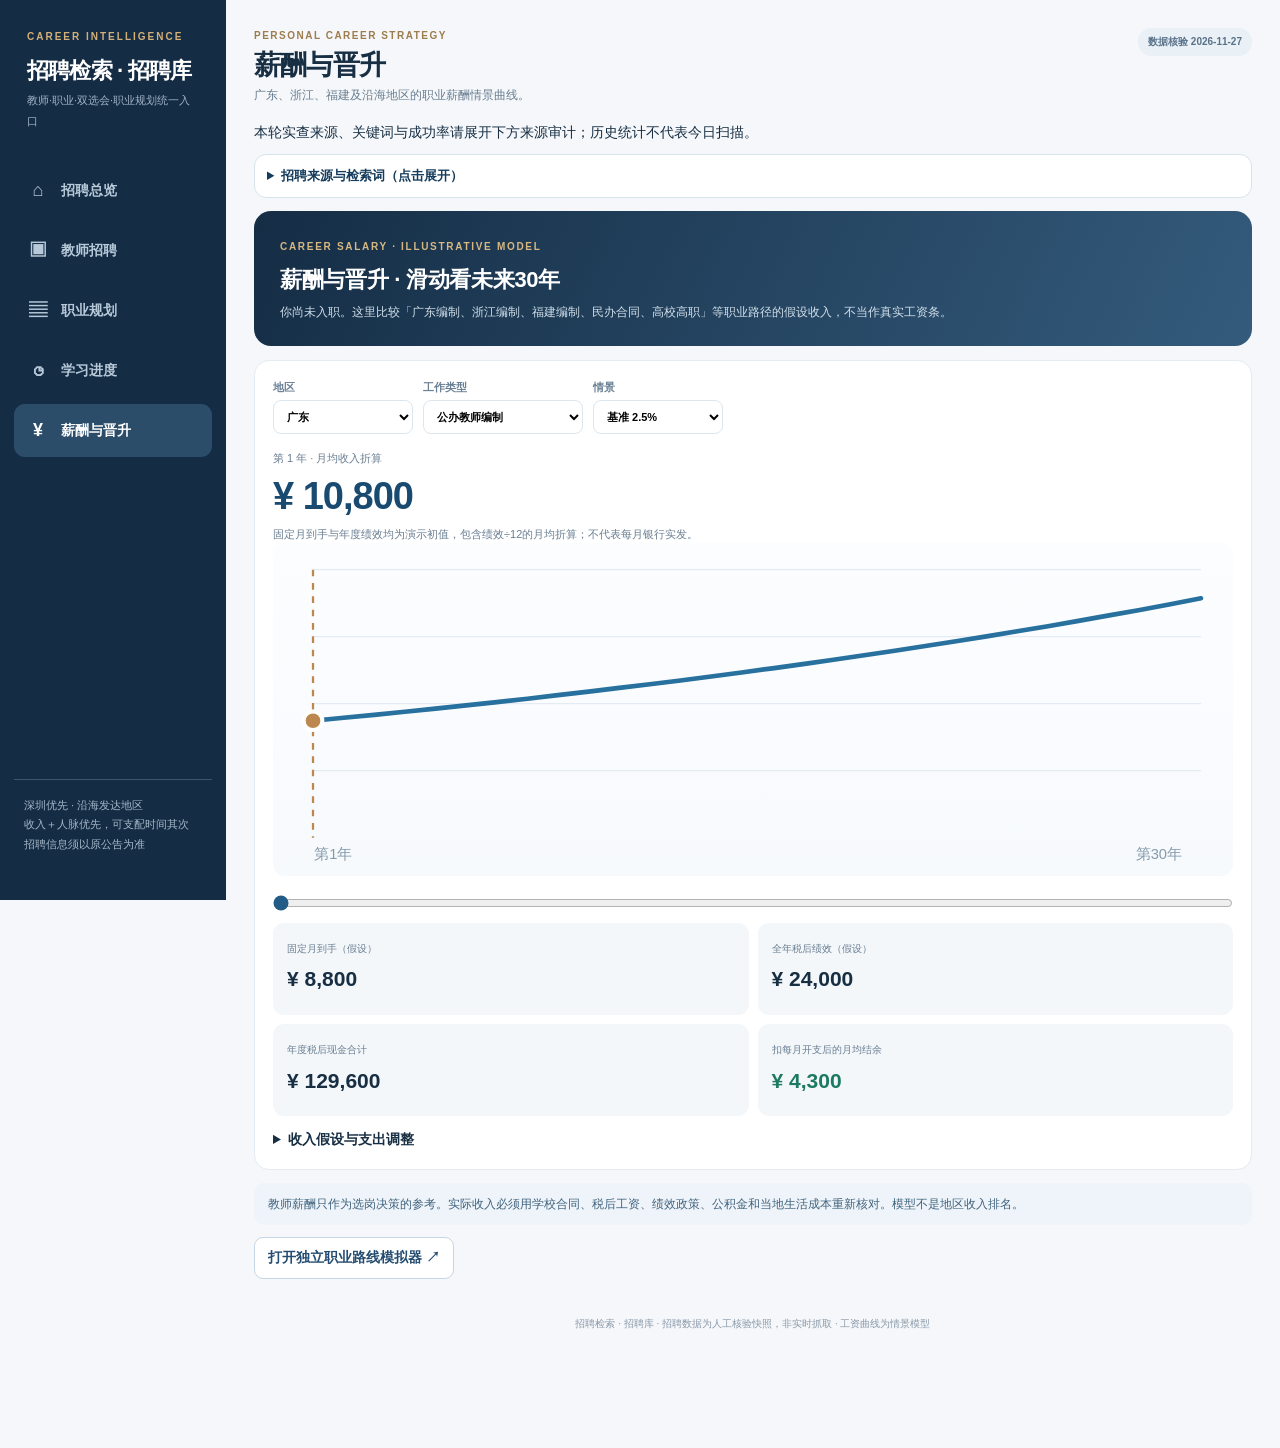
<file: career-90/teacher-pay.html>
<!doctype html><html lang="zh-CN"><head><meta charset="utf-8"><meta name="viewport" content="width=device-width,initial-scale=1"><meta name="theme-color" content="#142c44"><title>薪酬与晋升｜职业导师规划</title><meta http-equiv="refresh" content="0;url=./index.html#pay"><style>body{margin:0;min-height:100vh;display:grid;place-items:center;background:#f5f7fa;color:#17324b;font-family:-apple-system,BlinkMacSystemFont,"PingFang SC",sans-serif}.box{background:#fff;border:1px solid #e3eaf0;border-radius:14px;padding:24px;margin:16px}a{display:inline-block;color:#fff;background:#234d70;border-radius:8px;text-decoration:none;padding:10px 13px}</style></head><body><div class="box"><h2>薪酬与晋升地图</h2><p>新版为简单的地区职业收入滑动曲线，正在跳转。</p><a href="./index.html#pay">打开滑动薪酬曲线 →</a></div><script>location.replace("./index.html#pay");</script></body></html>
</file>
<file: career-90/site-v2.css>
:root{--ink:#172e43;--muted:#697d91;--line:#e4ebf2;--bg:#f5f7fa;--blue:#244b70;--blue2:#3370a4;--red:#c93649;--softred:#fff0f2;--green:#1d7a62;--gold:#af884e;--white:#fff}
*{box-sizing:border-box}
body{margin:0;background:var(--bg);color:var(--ink);font:14px/1.55 -apple-system,BlinkMacSystemFont,"SF Pro Display","PingFang SC","Microsoft YaHei",sans-serif}
a{color:var(--blue2);text-decoration:none}button,input,select{font:inherit}button{cursor:pointer}button:disabled{opacity:.45}
button:focus-visible,input:focus-visible,select:focus-visible,a:focus-visible{outline:3px solid #80b0d9;outline-offset:2px}
.shell{display:grid;grid-template-columns:226px minmax(0,1fr);min-height:100vh}
.sidebar{background:#142c44;color:#fff;display:flex;flex-direction:column;padding:29px 14px;height:100vh;position:sticky;top:0}
.brand{padding:0 13px 32px}.brand small{display:block;color:#d4b079;font-size:10px;letter-spacing:2px;font-weight:800}.brand strong{display:block;font-size:22px;letter-spacing:-.8px;margin:9px 0 1px}.brand em{font-style:normal;font-size:11px;color:#9fb3c6}
.nav{display:grid;gap:6px}.nav button{border:0;width:100%;background:transparent;color:#b7c9d9;text-align:left;border-radius:11px;padding:13px;font-weight:700;display:flex;gap:12px;align-items:center}.nav button span{font-size:18px;width:22px;text-align:center}.nav button.active,.nav button:hover{background:#2b4d69;color:#fff}
.sidefoot{font-size:11px;line-height:1.8;color:#a5b8c9;border-top:1px solid #3b566d;padding:16px 10px;margin-top:auto}
.main{padding:28px 28px 90px;width:100%;max-width:1250px;min-width:0;margin:0 auto}
.top{display:flex;align-items:flex-start;justify-content:space-between;gap:12px;margin:0 0 18px}
.kicker{font-weight:800;letter-spacing:1.5px;color:#9d7c4d;font-size:10px}
.top h1{font-size:27px;line-height:1.2;margin:5px 0;letter-spacing:-.8px}.top p{font-size:12px;color:var(--muted);margin:5px 0 0}
.stamp{font-size:10px;color:#59728a;background:#e9f0f6;border-radius:14px;padding:6px 10px;white-space:nowrap;font-weight:750}
.hero{padding:24px 26px;border-radius:17px;background:linear-gradient(115deg,#152d45,#345b7c);color:#fff;margin:0 0 14px}
.hero small{font-size:10px;color:#d7b882;letter-spacing:1.7px;font-weight:800}.hero h2{font-size:22px;margin:6px 0;letter-spacing:-.3px}.hero p{color:#d0dfea;font-size:12px;max-width:690px;margin:0}
.hero .actions{margin-top:17px;display:flex;gap:8px;flex-wrap:wrap}
.btn-primary,.btn-outline,.btn-light{border:0;border-radius:9px;font-weight:800;padding:9px 13px;display:inline-flex;align-items:center;justify-content:center;gap:6px}
.btn-primary{background:#dec18e;color:#193049}.btn-outline{border:1px solid #c7d6e6;background:#fff;color:#244c70}.btn-light{border:1px solid #ffffff66;background:transparent;color:#fff}
.panel{background:white;border:1px solid var(--line);border-radius:15px;padding:18px;margin-bottom:13px}
.section{display:flex;justify-content:space-between;align-items:center;gap:10px;margin:18px 0 10px}.section h2{margin:0;font-size:17px;letter-spacing:-.35px}.section small{font-size:11px;color:var(--muted)}
.metrics{display:grid;grid-template-columns:repeat(4,minmax(0,1fr));gap:10px;margin:14px 0}.metric{background:#fff;border:1px solid var(--line);border-radius:12px;padding:13px;min-width:0}.metric label{display:block;color:var(--muted);font-size:10px}.metric strong{font-size:23px;display:block;line-height:1.3;margin:4px 0}.metric small{font-size:10px;color:#8a9caf}
.metric.alert strong,.red{color:var(--red)}
.quick{display:grid;grid-template-columns:repeat(4,minmax(0,1fr));gap:10px;margin-bottom:12px}
.quick button{background:#fff;color:var(--ink);border:1px solid var(--line);border-radius:13px;padding:17px 12px;text-align:left;min-height:95px}
.quick button b{font-size:20px;display:block;color:#2c5a81}.quick button strong{display:block;font-size:13px;margin:3px 0}.quick button small{font-size:10px;color:var(--muted)}.quick button:hover{border-color:#9ebad2}
.callout{padding:12px 14px;border-radius:10px;background:#eef4f9;color:#41637e;font-size:12px;margin:12px 0}
.callout.red-call{background:#fff1f3;color:#a82f42}
.minirows{display:grid;gap:8px}.minirow{display:flex;gap:12px;align-items:center;padding:11px 12px;border:1px solid var(--line);border-radius:11px;background:#fff}.minirow .dot{background:#e7eff6;color:#2d597c;border-radius:8px;min-width:27px;height:27px;display:grid;place-items:center;font-weight:800}.minirow b{display:block;font-size:12px}.minirow small{display:block;font-size:10px;color:var(--muted)}.minirow button{margin-left:auto}
.tabs,.chips{display:flex;gap:7px;flex-wrap:wrap;margin:10px 0}
.tabs button,.chips button{border:1px solid #dde6ee;border-radius:9px;background:#fff;color:#517087;font-size:11px;font-weight:750;padding:8px 11px}
.tabs button.active,.chips button.active{background:var(--blue);border-color:var(--blue);color:white}
.filterpanel{padding:14px 16px}
.filters{display:grid;grid-template-columns:1.3fr repeat(3,minmax(0,1fr));gap:9px}.filters.two{grid-template-columns:1.4fr repeat(2,minmax(0,1fr))}
.filters label{display:block;color:var(--muted);font-size:10px;font-weight:750;margin-bottom:4px}
.filters input,.filters select{display:block;width:100%;min-width:0;padding:9px 10px;background:#fff;border:1px solid #d7e2ec;border-radius:8px;color:var(--ink)}
.area-text{font-size:10px;color:var(--muted);margin:0 0 10px}
.meta{display:flex;align-items:center;justify-content:space-between;gap:7px;margin:9px 0;font-size:11px;color:var(--muted)}
.meta button{background:none;border:0;color:var(--blue2);font-weight:800;padding:4px}
.list{display:grid;grid-template-columns:repeat(2,minmax(0,1fr));gap:10px}
.job{border:1px solid #e1e9f1;background:white;border-radius:14px;padding:16px;min-width:0;touch-action:pan-y;position:relative}
.job.urgent{border-left:4px solid var(--red)}.job.starred{border-color:#cfab6e;box-shadow:0 0 0 1px #e2d1b5}
.jobhead{display:flex;justify-content:space-between;align-items:flex-start;gap:8px}.job h3{font-size:15px;line-height:1.35;margin:0 0 4px}.job .org{color:var(--muted);font-size:11px}.job .headright{flex-shrink:0}
.badges{display:flex;gap:5px;flex-wrap:wrap;margin:10px 0}
.badge{padding:3px 7px;background:#eaf1f8;color:#39607f;border-radius:5px;font-size:10px;font-weight:800}
.badge.red{background:#fff0f2;color:#b32c3e}.badge.green{background:#eaf8f2;color:#207659}.badge.gold{background:#fff6e5;color:#98703b}.badge.gray{background:#edf0f3;color:#687889}
.salarybox{background:#f3f7fa;border-radius:9px;padding:10px 11px;margin:10px 0}.salarybox label{display:block;font-size:10px;color:#617b93}.salarybox strong{display:block;color:#1b4c74;font-size:21px;letter-spacing:-.4px;line-height:1.4}.salarybox small{color:#778b9d;display:block;font-size:10px}
.dates{display:grid;grid-template-columns:1fr 1fr;gap:7px}.dates>div{border:1px solid #e8edf2;background:#fbfcfd;border-radius:8px;padding:8px;min-width:0}.dates>div.urgent{background:#fff0f2;border-color:#f2cbd2}.dates label{display:block;color:#8795a4;font-size:10px}.dates strong{display:block;font-size:12px;font-variant-numeric:tabular-nums}.dates .urgent strong{color:var(--red)}
.jobdetails{font-size:11px;color:#5c7082;margin:10px 0}.jobdetails b{color:#304c62}.jobdetails details>summary{cursor:pointer;color:#245d89;font-size:11px;font-weight:800}.jobdetails details p{margin:7px 0}
.jobactions{display:flex;gap:6px;flex-wrap:wrap;margin-top:12px}.jobactions a,.jobactions button{font-size:11px;font-weight:750;border:1px solid #dce5ed;border-radius:8px;padding:8px 10px;background:#fff;color:#365a79}.jobactions a{background:#1f4465;color:#fff;border-color:#1f4465}
.empty{grid-column:1/-1;text-align:center;padding:40px 10px;color:var(--muted);border:1px dashed #ccd9e4;border-radius:12px;background:white}
.fine{color:var(--muted);font-size:10px}.end{padding:26px;text-align:center;color:#8998a8;font-size:10px}
.study-grid{display:grid;grid-template-columns:repeat(3,minmax(0,1fr));gap:11px}.study-card{padding:18px;background:#fff;border:1px solid var(--line);border-radius:13px}.study-card .small{font-size:11px;color:var(--muted)}.study-card strong{font-size:20px;display:block;margin:7px 0}.study-card p{font-size:11px;color:var(--muted);margin:5px 0}
.progress{height:6px;background:#e4eaf1;border-radius:6px;overflow:hidden;margin:11px 0}.progress i{height:100%;display:block;background:#426f9a}
.pay-tabs{display:grid;grid-template-columns:repeat(3,minmax(0,1fr));gap:8px}.pay-tabs button{background:#fff;border:1px solid #dce6ee;border-radius:11px;padding:11px 8px;text-align:center;color:#345a79;font-weight:750}.pay-tabs button.active{background:#244d70;color:white;border-color:#244d70}
.big-value{font-size:38px;font-weight:850;letter-spacing:-1px;color:#194b71;font-variant-numeric:tabular-nums}.tiny{font-size:11px;color:var(--muted)}
.pay-top{display:grid;grid-template-columns:1.1fr 1fr;gap:11px;margin:12px 0}
.pay-graph{width:100%;height:auto;aspect-ratio:720/250;touch-action:none;overflow:visible;border-radius:12px;background:linear-gradient(#fcfdff,#f7fafd)}
.slider{width:100%;accent-color:#225b86;margin:12px 0}.selects{display:flex;gap:10px;flex-wrap:wrap}.selects label{font-size:11px;color:#6a8095;font-weight:750}.selects select,.selects input{display:block;padding:9px;background:#fff;border:1px solid #dce6ee;border-radius:8px;width:100%;margin-top:4px}
.pay-metrics{display:grid;grid-template-columns:repeat(2,minmax(0,1fr));gap:9px}.pay-metrics>div{background:#f3f7fa;border-radius:11px;padding:14px}.pay-metrics strong{display:block;font-size:21px;margin:5px 0}.pay-metrics label{font-size:10px;color:var(--muted)}
.bottom{display:none}
@media(max-width:1030px){.shell{grid-template-columns:204px minmax(0,1fr)}.main{padding:20px 20px 90px}.list{grid-template-columns:1fr}}
@media(max-width:760px){.shell{display:block}.sidebar{display:none}.main{padding:17px 11px 100px}.top h1{font-size:23px}.top p{font-size:11px}.stamp{font-size:9px}.hero{padding:19px;border-radius:14px}.hero h2{font-size:20px}.panel{padding:14px}.quick{grid-template-columns:repeat(2,minmax(0,1fr));gap:8px}.quick button{min-height:79px;padding:12px}.filters{grid-template-columns:repeat(2,minmax(0,1fr));gap:7px}.filters .search{grid-column:span 2}.filters.two{grid-template-columns:repeat(2,minmax(0,1fr))}.metrics{grid-template-columns:repeat(2,minmax(0,1fr));gap:8px}.metric{padding:11px}.metric strong{font-size:20px}.list{grid-template-columns:1fr}.job{padding:13px}.salarybox strong{font-size:19px}.study-grid{grid-template-columns:repeat(2,minmax(0,1fr));gap:8px}.study-card{padding:12px}.study-card strong{font-size:17px}.pay-top{grid-template-columns:1fr}.big-value{font-size:33px}.pay-graph{aspect-ratio:720/280}.bottom{display:grid;grid-template-columns:repeat(5,minmax(0,1fr));gap:2px;position:fixed;bottom:0;left:0;right:0;z-index:50;background:white;border-top:1px solid var(--line);padding:5px 4px calc(7px + env(safe-area-inset-bottom))}.bottom button{border:0;background:transparent;color:#71869a;font-size:10px;line-height:1.1;padding:7px 2px;border-radius:8px;font-weight:800;min-width:0}.bottom button b{display:block;font-size:18px;margin-bottom:5px}.bottom button.active{background:#e7f0f8;color:#234e70}}
@media(max-width:400px){.main{padding-left:9px;padding-right:9px}.filters{gap:6px}.dates strong{font-size:11px}.job h3{font-size:14px}.top h1{font-size:21px}.badge{font-size:9px}.tabs button,.chips button{font-size:10px;padding:7px 8px}.pay-tabs button{font-size:11px}.pay-metrics strong{font-size:18px}}

/* Auditable, collapsible recruitment source inventory */
.sources-audit{padding:14px 16px;margin-top:12px}
.sources-audit summary{cursor:pointer;list-style:none}
.sources-audit summary::-webkit-details-marker{display:none}
.source-main{display:flex;align-items:center;justify-content:space-between;gap:10px}
.source-main b{font-size:13px}
.source-main small{display:block;color:var(--muted);font-size:10px;margin-top:3px}
.source-expand{font-size:11px;color:#2c638f;white-space:nowrap;font-weight:800}
.sources-audit[open]>.source-main .source-expand{color:#8b6c46}
.source-summary{display:flex;flex-wrap:wrap;gap:6px;margin:13px 0 11px}
.source-summary span{font-size:10px;color:#4d6b82;padding:5px 8px;background:#edf3f9;border-radius:6px}
.scan-group{border:1px solid #e3eaf1;border-radius:10px;margin:9px 0;padding:0 12px}
.scan-group>summary{display:flex;justify-content:space-between;align-items:center;gap:10px;padding:12px 0}
.scan-group>summary strong{font-size:12px}
.scan-number{font-size:10px;color:#6b8195}
.source-items{display:grid;grid-template-columns:repeat(2,minmax(0,1fr));gap:7px;padding-bottom:12px}
.source-item{display:flex;justify-content:space-between;gap:7px;align-items:flex-start;border:1px solid #e7edf3;background:#fbfcfe;border-radius:9px;padding:10px;min-width:0}
.source-item a{font-size:11px;font-weight:750;overflow-wrap:anywhere}
.source-item small{font-size:10px;color:#768b9e;display:block;margin-top:3px}
.source-status{font-size:9px;font-weight:750;border-radius:5px;padding:3px 6px;white-space:normal;text-align:center;max-width:100px}
.source-status.checked{color:#266c59;background:#e9f6f0}
.source-status.pending{color:#866c34;background:#f8f1df}
.source-status.problem{color:#b23045;background:#fff0f1}
.keyword-group{border-top:1px solid #e8edf2;padding:8px 0}
.keyword-group summary{font-size:11px;font-weight:750;color:#366483}
.keyword-cloud{display:flex;gap:5px;flex-wrap:wrap;padding:9px 0}
.keyword-cloud span{font-size:10px;background:#f0f4f8;color:#5f7486;border-radius:6px;padding:4px 6px}
@media(max-width:760px){.sources-audit{padding:12px}.source-items{grid-template-columns:1fr}.source-item{padding:9px}.source-status{flex-shrink:0}.scan-group{padding:0 10px}}

/* What a BOSS direct-hiring job involves and applicant-specific assessment */
.job-fit{border:1px solid #dfeaf1;background:#f8fbfd;border-radius:10px;margin:11px 0;padding:9px 11px;display:grid;gap:8px}
.job-fit>div{border-bottom:1px solid #e4ecf2;padding-bottom:7px}
.job-fit>div:last-child{border-bottom:0;padding-bottom:0}
.job-fit strong{display:block;color:#32536d;font-size:11px;line-height:1.4}
.job-fit p{margin:3px 0 0;font-size:11px;line-height:1.56;color:#526d80}
@media(max-width:760px){.job-fit{padding:9px}.job-fit p{font-size:11px}}


/* 2026 recruitment clarity update */
.status-strip{display:grid;grid-template-columns:repeat(4,minmax(0,1fr));gap:10px;margin:12px 0 16px}
.status-tile{border:1px solid transparent;border-radius:14px;padding:13px 14px;text-align:left;min-height:94px;display:flex;flex-direction:column;align-items:flex-start;box-shadow:0 7px 18px rgba(22,45,67,.07)}
button.status-tile{width:100%}
.status-tile span{font-size:12px;font-weight:800}.status-tile strong{font-size:28px;line-height:1.1;margin:4px 0}.status-tile small{font-size:11px;opacity:.78}
.blue-tile{background:#eaf4ff;border-color:#a8cfee;color:#155a91}.red-tile{background:#fff0f2;border-color:#f0a7b1;color:#a91f35}.orange-tile{background:#fff7e8;border-color:#e8c485;color:#8a5a0a}.green-tile{background:#eaf8f2;border-color:#9bd4c1;color:#17634f}
.color-legend{display:flex;flex-wrap:wrap;gap:7px;margin-top:12px}.color-legend span{border-radius:999px;padding:6px 10px;font-size:11px;font-weight:800}
.legend-blue{background:#eaf4ff;color:#155a91}.legend-red{background:#fff0f2;color:#a91f35}.legend-green{background:#eaf8f2;color:#17634f}.legend-orange{background:#fff7e8;color:#8a5a0a}
.job{border-left:5px solid #d7e2ec;transition:border-color .2s,box-shadow .2s,transform .2s}
.job.state-new{border-left-color:#2a78b6;box-shadow:0 8px 24px rgba(42,120,182,.12)}
.job.state-open{border-left-color:#24946f}
.job.state-pending{border-left-color:#d09a3d}
.job.state-urgent{border-left-color:#d63c52;box-shadow:0 8px 24px rgba(198,46,68,.14)}
.job.state-closed{border-left-color:#a8b3be;opacity:.74}
.badge.blue{background:#eaf4ff;color:#155a91;border-color:#b7d8ef}
.new-mini{border-left:4px solid #2a78b6;background:#f7fbff}.blue-dot{background:#2a78b6!important;color:white!important}.blue-text{color:#155a91!important}.new-list{box-shadow:0 8px 22px rgba(42,120,182,.08)}
.color-title{margin-top:22px}
@media(max-width:760px){
 .status-strip{grid-template-columns:repeat(2,minmax(0,1fr));gap:8px}
 .status-tile{min-height:82px;padding:11px}.status-tile strong{font-size:24px}
 .color-legend{display:grid;grid-template-columns:1fr 1fr}
 .color-legend span{text-align:center;padding:7px 5px}
 .job{border-left-width:4px}
}


/* career path and hidden-fit cards */
.career-map{margin:12px 0 16px;padding:18px;border-radius:18px;background:linear-gradient(135deg,#102d47,#245f8e);color:#fff;box-shadow:0 12px 28px rgba(15,44,70,.2)}
.career-map-head{display:flex;justify-content:space-between;gap:14px;align-items:flex-end}.career-map-head small{color:#92c9f2;font-weight:850;letter-spacing:1.4px}.career-map-head h3{font-size:20px;margin:4px 0}.career-map-head>span{font-size:11px;background:rgba(255,255,255,.12);padding:6px 9px;border-radius:999px}
.career-lanes{display:grid;grid-template-columns:repeat(3,minmax(0,1fr));gap:9px;margin:15px 0}.career-lanes button{border:1px solid rgba(255,255,255,.2);background:rgba(255,255,255,.1);color:#fff;border-radius:12px;padding:12px;text-align:left}.career-lanes button:hover,.career-lanes button:focus-visible{background:rgba(255,255,255,.19)}.career-lanes b,.career-lanes small{display:block}.career-lanes small{color:#d1e4f3;margin-top:5px;line-height:1.45}
.bigtech-links{display:flex;align-items:center;gap:8px;flex-wrap:wrap;border-top:1px solid rgba(255,255,255,.18);padding-top:12px}.bigtech-links b{margin-right:3px}.bigtech-links a{color:#fff;background:#2f78af;border:1px solid rgba(255,255,255,.25);padding:7px 10px;border-radius:999px;font-weight:750}
.career-map>p{margin:12px 0 0;color:#c8ddec;font-size:12px}
.badge.track-hidden{background:#f1eaff;color:#7041a7;border-color:#d8c4ef}.badge.track-direct{background:#e8f8f1;color:#14684e;border-color:#acd9c7}.badge.track-bridge{background:#eaf4ff;color:#155a91;border-color:#b7d8ef}.badge.track-archive{background:#f1f3f5;color:#6d7780;border-color:#d5dbe0}
@media(max-width:760px){
 .career-map{padding:14px;border-radius:15px}.career-map-head{display:block}.career-map-head>span{display:inline-block;margin-top:7px}.career-map-head h3{font-size:18px}
 .career-lanes{grid-template-columns:1fr;gap:7px}.career-lanes button{padding:10px 11px}
 .bigtech-links{gap:6px}.bigtech-links b{width:100%}.bigtech-links a{font-size:12px}
}

/* 2026-11-13: mobile-first compact non-teaching career radar */
.career-filters .chips,.career-filters .color-legend,.career-filters .area-text{display:none}
.career-filters .filters>div:nth-child(2),.career-filters .filters>div:nth-child(4){display:none}
.career-filters .filters{grid-template-columns:minmax(0,1.8fr) minmax(110px,1fr) minmax(120px,1fr)}
.career-filters .filters .search{grid-column:auto}
.career-filters .tabs{gap:5px;margin:3px 0 12px}
.career-filters .tabs button{padding:7px 9px;font-size:11px}
.career-compact{padding:13px 14px}
.career-compact h3{font-size:14px}
.career-compact .jobhead{margin-bottom:7px}
.career-salary{font-size:20px;font-weight:850;letter-spacing:-.3px;color:#235776;margin:8px 0 9px}
.career-line{font-size:11px;line-height:1.55;color:#50687c;margin:5px 0}
.career-line b{color:#2d506b}
.career-date{font-size:10px;color:#7c8fa0;margin:9px 0 2px}
.career-details{font-size:11px;color:#61798c;border-top:1px solid #e5ecf3;margin-top:10px;padding-top:9px}
.career-details summary{cursor:pointer;color:#2d648d;font-size:11px;font-weight:800}
.career-details p{font-size:11px;line-height:1.55;margin:6px 0}
.career-unmatched{border-left:3px solid #c64c59}
@media(max-width:760px){
.career-filters .filters{display:grid;grid-template-columns:1fr 1fr;gap:6px}
.career-filters .filters .search{grid-column:span 2}
.career-filters .tabs{gap:4px}
.career-filters .tabs button{padding:7px 8px;font-size:10px}
.career-compact{padding:12px}
.career-salary{font-size:18px}
.career-compact .jobactions{margin-top:9px}
}

/* Time-block study planner: compact, readable on iPhone */
.study-clockbar{display:flex;align-items:center;justify-content:space-between;gap:12px;margin:12px 0}
.study-clockbar strong{display:block;font-size:13px;color:#243e58}
.study-clockbar small{display:block;font-size:11px;color:#6e8195;margin-top:4px}
.study-clockbar input{flex-shrink:0;border:1px solid #d2dfeb;background:#f8fbff;color:#214765;border-radius:9px;padding:10px;font-size:15px;font-weight:800;width:115px}
.study-total{display:grid;grid-template-columns:repeat(4,1fr);gap:8px;margin:12px 0 18px}
.study-total>div{background:#fff;border:1px solid #e1eaf2;border-radius:11px;padding:11px}
.study-total b{display:block;color:#204e72;font-size:16px}
.study-total span{display:block;color:#698096;font-size:10px;margin-top:4px}
.study-timeline{display:grid;gap:9px}
.study-slot{background:#fff;border:1px solid #e1eaf2;border-radius:12px;padding:12px;display:grid;grid-template-columns:110px minmax(0,1fr);gap:12px}
.study-slot-time{display:flex;flex-direction:column;align-items:flex-start;gap:1px;color:#315976;font-variant-numeric:tabular-nums}
.study-slot-time b{font-size:14px}
.study-slot-time span{font-size:9px;line-height:.6;color:#a2b2c0}
.study-slot-time small{background:#edf4fa;color:#52748e;border-radius:5px;padding:3px 6px;font-size:10px;margin-top:5px}
.study-slot-text strong{display:block;color:#223f58;font-size:13px;margin-bottom:4px}
.study-slot-text div{font-size:12px;color:#47647e}
.study-slot-text p,.study-slot-text small{display:block;font-size:11px;line-height:1.65;color:#6a8092;margin:5px 0}
.study-slot-text p b,.study-slot-text small b{color:#3e607b}
.study-slot.rest{background:#f0f6f8}
.study-checkin{margin-top:15px}
.study-checkin b{font-size:13px}
.study-checkin p{font-size:11px;line-height:1.7;color:#647d92}
@media(max-width:760px){.study-total{grid-template-columns:repeat(2,1fr)}.study-slot{grid-template-columns:80px 1fr;gap:9px;padding:10px}.study-slot-time b{font-size:12px}.study-slot-text strong{font-size:12px}.study-clockbar{padding:12px}.study-clockbar small{font-size:10px}}


/* career-roadmap-20261118 */
.career-roadmap{margin:12px 0 16px;padding:16px;border:1px solid rgba(94,150,255,.25);border-radius:18px;background:linear-gradient(145deg,rgba(17,49,92,.96),rgba(8,28,57,.96));box-shadow:0 14px 34px rgba(3,15,35,.18)}
.career-roadmap-head{display:grid;grid-template-columns:minmax(0,1fr) minmax(220px,.7fr);gap:14px;align-items:end}
.career-roadmap-head span{font-size:11px;letter-spacing:.12em;color:#8ec5ff}
.career-roadmap-head h3{margin:5px 0 6px;font-size:22px;color:#fff}
.career-roadmap-head p{margin:0;max-width:760px;font-size:13px;line-height:1.65;color:#bfd0e8}
.career-priority{padding:12px 14px;border:1px solid rgba(122,179,255,.25);border-radius:14px;background:rgba(255,255,255,.06)}
.career-priority b{display:block;margin-bottom:5px;font-size:11px;color:#85bcff}
.career-priority strong{display:block;font-size:13px;line-height:1.6;color:#fff}
.career-track-grid{display:grid;grid-template-columns:repeat(2,minmax(0,1fr));gap:10px;margin-top:14px}
.career-track-grid details{border:1px solid rgba(128,176,238,.2);border-radius:14px;background:rgba(4,20,43,.55);overflow:hidden}
.career-track-grid details:nth-child(5){grid-column:1/-1}
.career-track-grid summary{display:grid;grid-template-columns:28px 1fr auto;gap:8px;align-items:center;padding:12px;cursor:pointer;list-style:none}
.career-track-grid summary::-webkit-details-marker{display:none}
.career-track-grid summary b{font-size:14px;color:#fff}
.career-track-grid summary em{font-style:normal;font-size:11px;color:#8fc5ff}
.track-no{display:grid;place-items:center;width:28px;height:28px;border-radius:9px;background:#1f6fd1;color:#fff;font-size:11px}
.track-body{padding:0 12px 12px 48px}
.track-body p{margin:6px 0;font-size:12px;line-height:1.6;color:#bed0e7}
.track-body b{color:#fff}
.career-rule{margin-top:10px;padding:10px 12px;border-radius:12px;background:rgba(255,184,76,.1);color:#ffd49a;font-size:12px;line-height:1.6}
@media(max-width:720px){
 .career-roadmap{padding:12px;border-radius:15px}
 .career-roadmap-head,.career-track-grid{grid-template-columns:1fr}
 .career-roadmap-head h3{font-size:18px}
 .career-priority{padding:10px 12px}
 .career-track-grid details:nth-child(5){grid-column:auto}
 .career-track-grid summary{grid-template-columns:26px 1fr}
 .career-track-grid summary em{grid-column:2;font-size:10px}
 .track-no{width:26px;height:26px}
 .track-body{padding:0 10px 10px 44px}
 .track-body p{font-size:11.5px}
}

/* 2026-11-27: 15-day compact music-teacher scan */
.fastlane{margin:11px 0 15px;background:#fff;border:1px solid #dbe5ef;border-radius:12px;overflow:hidden}
.fast-header{display:flex;justify-content:space-between;align-items:center;gap:6px;background:#ecf3f9;border-bottom:1px solid #dbe5ef;padding:10px 12px}
.fast-header strong{font-size:13px;color:#214d70}.fast-header small{font-size:10px;color:#697f91}
.fast-stack{display:grid;grid-template-columns:repeat(2,minmax(0,1fr));gap:6px;padding:7px}
.fast-row{border:1px solid #e4edf4;border-radius:8px;padding:8px 9px;background:#fff;min-width:0;font-size:11px;line-height:1.42;display:grid;gap:3px}
.fast-row-top{display:flex;justify-content:space-between;align-items:baseline;gap:6px}
.fast-row-top b{font-size:12px;min-width:0;overflow-wrap:anywhere}.fast-row-top span{color:#215f83;font-weight:750;font-size:11px;flex-shrink:0;white-space:nowrap}
.fast-role{font-weight:700;font-size:11px}.fast-details{color:#708392;font-size:10px;line-height:1.4;overflow-wrap:anywhere}
.fast-row>a{justify-self:start;font-size:10px;min-height:27px;display:flex;align-items:center;font-weight:800}
.fast-fold{border-top:1px solid #e3eaf1}.fast-fold summary{cursor:pointer;padding:10px 12px;font-size:12px;font-weight:800;color:#244b70}
@media(max-width:760px){
 .teacher-filters .tabs,.teacher-filters .chips{gap:4px;margin:7px 0}
 .teacher-filters .tabs button,.teacher-filters .chips button{padding:7px 8px;font-size:10px;line-height:1.2}
 .teacher-filters .filters{gap:5px}
 .teacher-filters .filters select,.teacher-filters .filters input{padding:8px 7px;font-size:11px;min-height:35px}
 .fast-stack{grid-template-columns:1fr;gap:0;padding:0}
 .fast-row{border:0;border-bottom:1px solid #edf1f5;border-radius:0;padding:7px 11px;grid-template-columns:minmax(0,1fr) auto;align-items:center;gap:2px 8px}
 .fast-row-top,.fast-role,.fast-details{grid-column:1;min-width:0}
 .fast-row>a{grid-column:2;grid-row:1/span 3;min-height:36px;padding:0 4px;white-space:nowrap}
 .fast-row-top b{font-size:11px}.fast-row-top span{font-size:10px}
 .teacher-filters{padding:9px}
 .job{padding:9px 10px;border-radius:10px}
 .job h3{font-size:13px;line-height:1.28}
 .job .org{font-size:10px}
 .job .badges{gap:3px;margin:6px 0}
 .job .badge{font-size:9px;padding:3px 5px}
 .job .salarybox{padding:7px 9px;margin:6px 0}
 .job .salarybox strong{font-size:15px}
 .job .salarybox small{font-size:9px;line-height:1.28}
 .job .jobdetails{font-size:10px;line-height:1.45;margin:5px 0}
 .job .jobactions{margin-top:7px}
 .jobactions button,.jobactions a{font-size:10px;min-height:34px;padding:7px 9px}
 .dates>div{padding:6px}
 .dates strong{font-size:11px}
 .dates label{font-size:9px}
 .status-strip{gap:5px;margin:8px 0}
 .status-tile{padding:8px 9px;min-height:66px;border-radius:9px}
 .status-tile span,.status-tile small{font-size:10px}
 .status-tile strong{font-size:20px}
 .teacher-filters .color-legend,.teacher-filters .area-text{font-size:9px}
}
</file>
